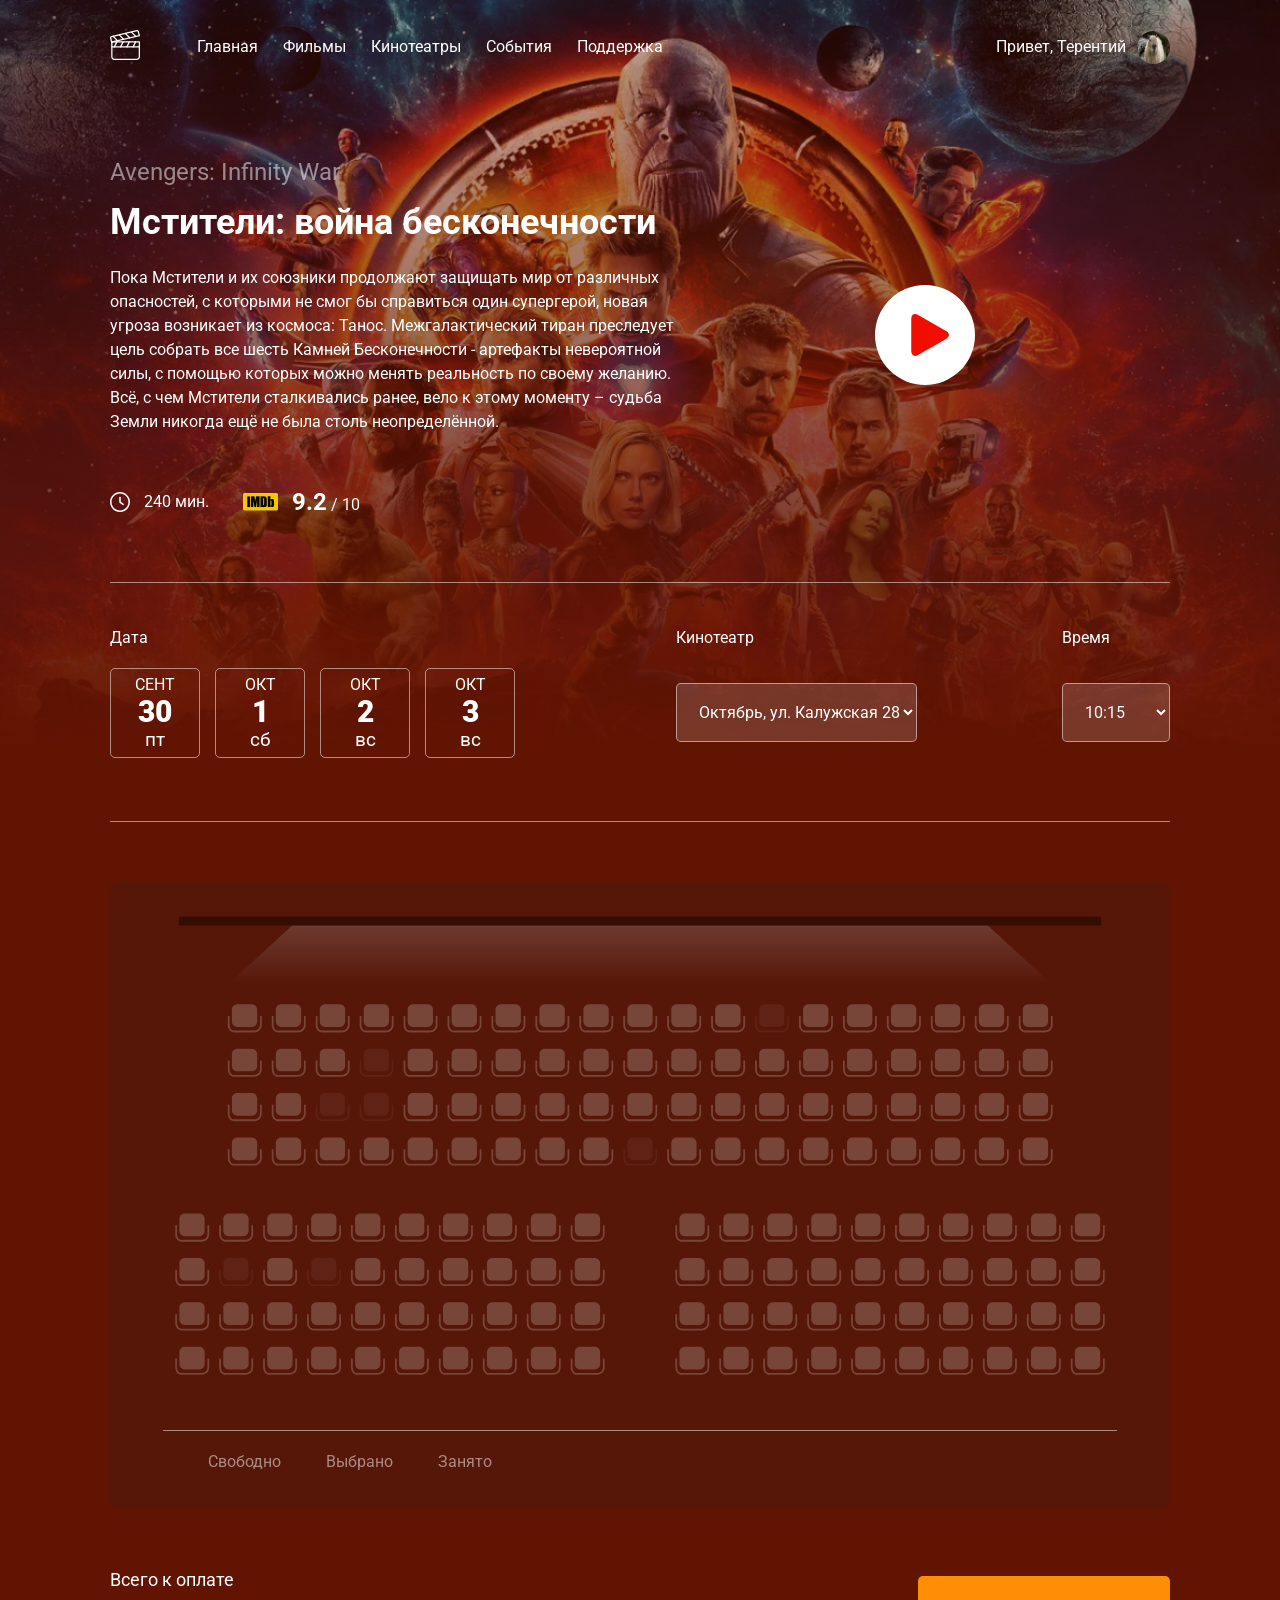
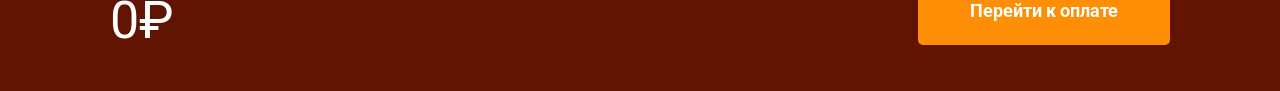
<file: index.html>
<!DOCTYPE html>
<html lang="en">

<head>
    <meta charset="UTF-8" />
    <meta http-equiv="X-UA-Compatible" content="IE=edge" />
    <meta name="viewport" content="width=device-width, initial-scale=1.0" />
    <title>Online Cinema - кинотеатр</title>
    <link rel="shortcut icon" href="img/logo.svg" />
    <link rel="preconnect" href="https://fonts.googleapis.com" />
    <link rel="preconnect" href="https://fonts.gstatic.com" crossorigin />
    <link href="https://fonts.googleapis.com/css2?family=Roboto:wght@400;700&display=swap" rel="stylesheet" />
    <link rel="stylesheet" href="https://cdn.jsdelivr.net/npm/@fancyapps/ui@4.0/dist/fancybox.css" />
    <link rel="stylesheet" href="css/styles.css" />
    <link rel="stylesheet" href="css/normalize.css" />
</head>

<body>
    <header class="header">
        <div class="navbar container">
            <a href="/">
                <img src="img/logo.svg" alt="Logo" />
            </a>
            <nav class="nav">
                <button class="m-menu">
                    <svg width="15" height="10" viewBox="0 0 15 10" fill="none" xmlns="http://www.w3.org/2000/svg">
                        <path d="M0 5H15" stroke="white" />
                        <path d="M0 1H15" stroke="white" />
                        <path d="M0 9H15" stroke="white" />
                    </svg>
                </button>
                <ul class="menu">
                    <li class="menu-item">
                        <a href="#" class="menu-link">Главная</a>
                    </li>
                    <li class="menu-item">
                        <a href="#" class="menu-link">Фильмы</a>
                    </li>
                    <li class="menu-item">
                        <a href="#" class="menu-link">Кинотеатры</a>
                    </li>
                    <li class="menu-item">
                        <a href="#" class="menu-link">События</a>
                    </li>
                    <li class="menu-item">
                        <a href="#" class="menu-link">Поддержка</a>
                    </li>
                </ul>
            </nav>
            <div class="user">
                <span class="user-hello">Привет, Терентий</span>
                <img class="avatar" src="img/avatar.jpeg" alt="Avatar" />
            </div>
        </div>
        <!--/.navbar-->
        <div class="film container">
            <div class="film-info">
                <small class="film-title-small">Avengers: Infinity War</small>
                <h1 class="film-title">Мстители: война бесконечности</h1>
                <p class="film-description">
                    Пока Мстители и их союзники продолжают защищать мир от различных опасностей, с которыми не смог бы
                    справиться один супергерой, новая угроза возникает из
                    космоса: Танос. Межгалактический тиран преследует цель собрать все шесть Камней Бесконечности -
                    артефакты невероятной силы, с помощью которых можно менять
                    реальность по своему желанию. Всё, с чем Мстители сталкивались ранее, вело к этому моменту – судьба
                    Земли никогда ещё не была столь неопределённой.
                </p>
                <div class="film-details">
                    <div class="time">
                        <img src="img/clock.svg" alt="clock" class="time-icon" />
                        <span class="time-counter">240 мин.</span>
                    </div>
                    <div class="rating">
                        <img src="img/imdb.png" alt="imdb logo" class="rating-icon" />
                        <span class="rating-counter"> <strong class="rating-current">9.2</strong> / 10 </span>
                    </div>
                </div>
                <!-- /.film-details -->
            </div>
            <div class="film-details"></div>
            <!-- /.film-info -->
            <a data-fancybox="video-gallery" href="https://www.youtube.com/watch?v=FeJKZMFJ7NA" class="film-trailer">
                <svg width="100" height="100" viewBox="0 0 100 100" fill="none" xmlns="http://www.w3.org/2000/svg">
                    <circle cx="50" cy="50" r="50" fill="white" />
                    <g clip-path="url(#clip0_1_158)">
                        <path
                            d="M43.0758 30.0033C39.3071 27.8416 36.2518 29.6125 36.2518 33.9556V66.0059C36.2518 70.3533 39.3071 72.1219 43.0758 69.9623L71.0893 53.8967C74.8592 51.7342 74.8592 48.2306 71.0893 46.0686L43.0758 30.0033Z"
                            fill="#F20D01" />
                    </g>
                    <defs>
                        <clipPath id="clip0_1_158">
                            <rect width="41.8013" height="41.8013" fill="white"
                                transform="translate(34.1837 29.0816)" />
                        </clipPath>
                    </defs>
                </svg>
            </a>
        </div>
        <!-- /.film -->
        <div class="session container">
            <div class="session-date">
                <span class="session-label">Дата</span>
                <div class="session-date-block">
                    <div class="session-date-item">
                        <span class="session-month">СЕНТ</span>
                        <span class="session-day">30</span>
                        <span class="session-week">пт</span>
                    </div>
                    <div class="session-date-item">
                        <span class="session-month">ОКТ</span>
                        <span class="session-day">1</span>
                        <span class="session-week">сб</span>
                    </div>
                    <div class="session-date-item">
                        <span class="session-month">ОКТ</span>
                        <span class="session-day">2</span>
                        <span class="session-week">вс</span>
                    </div>
                    <div class="session-date-item">
                        <span class="session-month">ОКТ</span>
                        <span class="session-day">3</span>
                        <span class="session-week">вс</span>
                    </div>
                </div>
            </div>
            <!-- /.date -->
            <div class="session-cinema">
                <span class="session-label">Кинотеатр</span>
                <select class="select select-cinema" name="cinema">
                    <option class="option" value="Октябрь, ул. Калужская 28">Октябрь, ул. Калужская 28</option>
                    <option class="option" value="IMAX, ул. Большая 55">IMAX, ул. Большая 55</option>
                    <option class="option" value="OKKO, ул. Куйбышева 88">OKKO, ул. Куйбышева 88</option>
                    <option class="option" value="Kristall, ул. Радужная 147">Kristall, ул. Радужная 147</option>
                </select>
            </div>
            <!-- /.cimema -->
            <div class="session-time">
                <span class="session-label">Время</span>
                <select class="select select-time" name="time">
                    <option class="option" value="10:15">10:15</option>
                    <option class="option" value="12:30">12:30</option>
                    <option class="option" value="17:00">17:00</option>
                    <option class="option" value="14:30">14:30</option>
                </select>
            </div>
            <!-- /.session-time -->
        </div>
    </header>
    <div class="scheme container">
        <svg class="scheme-svg" viewBox="0 0 1170 600" fill="none" xmlns="http://www.w3.org/2000/svg">
            <path class="light" d="M128 115L201.04 48H968.96L1042 115H128Z" fill="url(#paint0_linear_13_374)" />
            <line x1="76" y1="43" x2="1094" y2="43" stroke="black" stroke-opacity="0.39" stroke-width="10" />
            <path
                d="M130 158.5C130 158.526 130.001 158.551 130.003 158.577C130.096 159.791 130.537 161.596 131.588 163.128C132.666 164.699 134.409 166 137 166H159.5C159.524 166 159.548 165.999 159.571 165.997C160.899 165.903 162.851 165.373 164.496 164.072C166.181 162.738 167.5 160.622 167.5 157.5V148H165.5V157.5C165.5 159.978 164.486 161.529 163.254 162.503C161.996 163.499 160.469 163.921 159.463 164H137C135.191 164 134.018 163.134 133.237 161.997C132.44 160.835 132.08 159.413 132 158.46V148H130V158.5ZM156.5 135H140.5C137.186 135 134.5 137.686 134.5 141V154C134.5 157.314 137.186 160 140.5 160H156.5C159.814 160 162.5 157.314 162.5 154V141C162.5 137.686 159.814 135 156.5 135Z" />
            <path
                d="M178.5 158.5C178.5 158.526 178.501 158.551 178.503 158.577C178.596 159.791 179.037 161.596 180.088 163.128C181.166 164.699 182.909 166 185.5 166H208C208.024 166 208.048 165.999 208.071 165.997C209.399 165.903 211.351 165.373 212.996 164.072C214.681 162.738 216 160.622 216 157.5V148H214V157.5C214 159.978 212.986 161.529 211.754 162.503C210.496 163.499 208.969 163.921 207.963 164H185.5C183.691 164 182.518 163.134 181.737 161.997C180.94 160.835 180.58 159.413 180.5 158.46V148H178.5V158.5ZM205 135H189C185.686 135 183 137.686 183 141V154C183 157.314 185.686 160 189 160H205C208.314 160 211 157.314 211 154V141C211 137.686 208.314 135 205 135Z" />
            <path
                d="M227 158.5C227 158.526 227.001 158.551 227.003 158.577C227.096 159.791 227.537 161.596 228.588 163.128C229.666 164.699 231.409 166 234 166H256.5C256.524 166 256.548 165.999 256.571 165.997C257.899 165.903 259.851 165.373 261.496 164.072C263.181 162.738 264.5 160.622 264.5 157.5V148H262.5V157.5C262.5 159.978 261.486 161.529 260.254 162.503C258.996 163.499 257.469 163.921 256.463 164H234C232.191 164 231.018 163.134 230.237 161.997C229.44 160.835 229.08 159.413 229 158.46V148H227V158.5ZM253.5 135H237.5C234.186 135 231.5 137.686 231.5 141V154C231.5 157.314 234.186 160 237.5 160H253.5C256.814 160 259.5 157.314 259.5 154V141C259.5 137.686 256.814 135 253.5 135Z" />
            <path
                d="M275.5 158.5C275.5 158.526 275.501 158.551 275.503 158.577C275.596 159.791 276.037 161.596 277.088 163.128C278.166 164.699 279.909 166 282.5 166H305C305.024 166 305.048 165.999 305.071 165.997C306.399 165.903 308.351 165.373 309.996 164.072C311.681 162.738 313 160.622 313 157.5V148H311V157.5C311 159.978 309.986 161.529 308.754 162.503C307.496 163.499 305.969 163.921 304.963 164H282.5C280.691 164 279.518 163.134 278.737 161.997C277.94 160.835 277.58 159.413 277.5 158.46V148H275.5V158.5ZM302 135H286C282.686 135 280 137.686 280 141V154C280 157.314 282.686 160 286 160H302C305.314 160 308 157.314 308 154V141C308 137.686 305.314 135 302 135Z" />
            <path
                d="M324 158.5C324 158.526 324.001 158.551 324.003 158.577C324.096 159.791 324.537 161.596 325.588 163.128C326.666 164.699 328.409 166 331 166H353.5C353.524 166 353.548 165.999 353.571 165.997C354.899 165.903 356.851 165.373 358.496 164.072C360.181 162.738 361.5 160.622 361.5 157.5V148H359.5V157.5C359.5 159.978 358.486 161.529 357.254 162.503C355.996 163.499 354.469 163.921 353.463 164H331C329.191 164 328.018 163.134 327.237 161.997C326.44 160.835 326.08 159.413 326 158.46V148H324V158.5ZM350.5 135H334.5C331.186 135 328.5 137.686 328.5 141V154C328.5 157.314 331.186 160 334.5 160H350.5C353.814 160 356.5 157.314 356.5 154V141C356.5 137.686 353.814 135 350.5 135Z" />
            <path
                d="M372.5 158.5C372.5 158.526 372.501 158.551 372.503 158.577C372.596 159.791 373.037 161.596 374.088 163.128C375.166 164.699 376.909 166 379.5 166H402C402.024 166 402.048 165.999 402.071 165.997C403.399 165.903 405.351 165.373 406.996 164.072C408.681 162.738 410 160.622 410 157.5V148H408V157.5C408 159.978 406.986 161.529 405.754 162.503C404.496 163.499 402.969 163.921 401.963 164H379.5C377.691 164 376.518 163.134 375.737 161.997C374.94 160.835 374.58 159.413 374.5 158.46V148H372.5V158.5ZM399 135H383C379.686 135 377 137.686 377 141V154C377 157.314 379.686 160 383 160H399C402.314 160 405 157.314 405 154V141C405 137.686 402.314 135 399 135Z" />
            <path
                d="M421 158.5C421 158.526 421.001 158.551 421.003 158.577C421.096 159.791 421.537 161.596 422.588 163.128C423.666 164.699 425.409 166 428 166H450.5C450.524 166 450.548 165.999 450.571 165.997C451.899 165.903 453.851 165.373 455.496 164.072C457.181 162.738 458.5 160.622 458.5 157.5V148H456.5V157.5C456.5 159.978 455.486 161.529 454.254 162.503C452.996 163.499 451.469 163.921 450.463 164H428C426.191 164 425.018 163.134 424.237 161.997C423.44 160.835 423.08 159.413 423 158.46V148H421V158.5ZM447.5 135H431.5C428.186 135 425.5 137.686 425.5 141V154C425.5 157.314 428.186 160 431.5 160H447.5C450.814 160 453.5 157.314 453.5 154V141C453.5 137.686 450.814 135 447.5 135Z" />
            <path
                d="M469.5 158.5C469.5 158.526 469.501 158.551 469.503 158.577C469.596 159.791 470.037 161.596 471.088 163.128C472.166 164.699 473.909 166 476.5 166H499C499.024 166 499.048 165.999 499.071 165.997C500.399 165.903 502.351 165.373 503.996 164.072C505.681 162.738 507 160.622 507 157.5V148H505V157.5C505 159.978 503.986 161.529 502.754 162.503C501.496 163.499 499.969 163.921 498.963 164H476.5C474.691 164 473.518 163.134 472.737 161.997C471.94 160.835 471.58 159.413 471.5 158.46V148H469.5V158.5ZM496 135H480C476.686 135 474 137.686 474 141V154C474 157.314 476.686 160 480 160H496C499.314 160 502 157.314 502 154V141C502 137.686 499.314 135 496 135Z" />
            <path
                d="M518 158.5C518 158.526 518.001 158.551 518.003 158.577C518.096 159.791 518.537 161.596 519.588 163.128C520.666 164.699 522.409 166 525 166H547.5C547.524 166 547.548 165.999 547.571 165.997C548.899 165.903 550.851 165.373 552.496 164.072C554.181 162.738 555.5 160.622 555.5 157.5V148H553.5V157.5C553.5 159.978 552.486 161.529 551.254 162.503C549.996 163.499 548.469 163.921 547.463 164H525C523.191 164 522.018 163.134 521.237 161.997C520.44 160.835 520.08 159.413 520 158.46V148H518V158.5ZM544.5 135H528.5C525.186 135 522.5 137.686 522.5 141V154C522.5 157.314 525.186 160 528.5 160H544.5C547.814 160 550.5 157.314 550.5 154V141C550.5 137.686 547.814 135 544.5 135Z" />
            <path
                d="M566.5 158.5C566.5 158.526 566.501 158.551 566.503 158.577C566.596 159.791 567.037 161.596 568.088 163.128C569.166 164.699 570.909 166 573.5 166H596C596.024 166 596.048 165.999 596.071 165.997C597.399 165.903 599.351 165.373 600.996 164.072C602.681 162.738 604 160.622 604 157.5V148H602V157.5C602 159.978 600.986 161.529 599.754 162.503C598.496 163.499 596.969 163.921 595.963 164H573.5C571.691 164 570.518 163.134 569.737 161.997C568.94 160.835 568.58 159.413 568.5 158.46V148H566.5V158.5ZM593 135H577C573.686 135 571 137.686 571 141V154C571 157.314 573.686 160 577 160H593C596.314 160 599 157.314 599 154V141C599 137.686 596.314 135 593 135Z" />
            <path
                d="M615 158.5C615 158.526 615.001 158.551 615.003 158.577C615.096 159.791 615.537 161.596 616.588 163.128C617.666 164.699 619.409 166 622 166H644.5C644.524 166 644.548 165.999 644.571 165.997C645.899 165.903 647.851 165.373 649.496 164.072C651.181 162.738 652.5 160.622 652.5 157.5V148H650.5V157.5C650.5 159.978 649.486 161.529 648.254 162.503C646.996 163.499 645.469 163.921 644.463 164H622C620.191 164 619.018 163.134 618.237 161.997C617.44 160.835 617.08 159.413 617 158.46V148H615V158.5ZM641.5 135H625.5C622.186 135 619.5 137.686 619.5 141V154C619.5 157.314 622.186 160 625.5 160H641.5C644.814 160 647.5 157.314 647.5 154V141C647.5 137.686 644.814 135 641.5 135Z" />
            <path
                d="M663.5 158.5C663.5 158.526 663.501 158.551 663.503 158.577C663.596 159.791 664.037 161.596 665.088 163.128C666.166 164.699 667.909 166 670.5 166H693C693.024 166 693.048 165.999 693.071 165.997C694.399 165.903 696.351 165.373 697.996 164.072C699.681 162.738 701 160.622 701 157.5V148H699V157.5C699 159.978 697.986 161.529 696.754 162.503C695.496 163.499 693.969 163.921 692.963 164H670.5C668.691 164 667.518 163.134 666.737 161.997C665.94 160.835 665.58 159.413 665.5 158.46V148H663.5V158.5ZM690 135H674C670.686 135 668 137.686 668 141V154C668 157.314 670.686 160 674 160H690C693.314 160 696 157.314 696 154V141C696 137.686 693.314 135 690 135Z" />
            <path class="booked"
                d="M712 158.5C712 158.526 712.001 158.551 712.003 158.577C712.096 159.791 712.537 161.596 713.588 163.128C714.666 164.699 716.409 166 719 166H741.5C741.524 166 741.548 165.999 741.571 165.997C742.899 165.903 744.851 165.373 746.496 164.072C748.181 162.738 749.5 160.622 749.5 157.5V148H747.5V157.5C747.5 159.978 746.486 161.529 745.254 162.503C743.996 163.499 742.469 163.921 741.463 164H719C717.191 164 716.018 163.134 715.237 161.997C714.44 160.835 714.08 159.413 714 158.46V148H712V158.5ZM738.5 135H722.5C719.186 135 716.5 137.686 716.5 141V154C716.5 157.314 719.186 160 722.5 160H738.5C741.814 160 744.5 157.314 744.5 154V141C744.5 137.686 741.814 135 738.5 135Z" />
            <path
                d="M760.5 158.5C760.5 158.526 760.501 158.551 760.503 158.577C760.596 159.791 761.037 161.596 762.088 163.128C763.166 164.699 764.909 166 767.5 166H790C790.024 166 790.048 165.999 790.071 165.997C791.399 165.903 793.351 165.373 794.996 164.072C796.681 162.738 798 160.622 798 157.5V148H796V157.5C796 159.978 794.986 161.529 793.754 162.503C792.496 163.499 790.969 163.921 789.963 164H767.5C765.691 164 764.518 163.134 763.737 161.997C762.94 160.835 762.58 159.413 762.5 158.46V148H760.5V158.5ZM787 135H771C767.686 135 765 137.686 765 141V154C765 157.314 767.686 160 771 160H787C790.314 160 793 157.314 793 154V141C793 137.686 790.314 135 787 135Z" />
            <path
                d="M809 158.5C809 158.526 809.001 158.551 809.003 158.577C809.096 159.791 809.537 161.596 810.588 163.128C811.666 164.699 813.409 166 816 166H838.5C838.524 166 838.548 165.999 838.571 165.997C839.899 165.903 841.851 165.373 843.496 164.072C845.181 162.738 846.5 160.622 846.5 157.5V148H844.5V157.5C844.5 159.978 843.486 161.529 842.254 162.503C840.996 163.499 839.469 163.921 838.463 164H816C814.191 164 813.018 163.134 812.237 161.997C811.44 160.835 811.08 159.413 811 158.46V148H809V158.5ZM835.5 135H819.5C816.186 135 813.5 137.686 813.5 141V154C813.5 157.314 816.186 160 819.5 160H835.5C838.814 160 841.5 157.314 841.5 154V141C841.5 137.686 838.814 135 835.5 135Z" />
            <path
                d="M857.5 158.5C857.5 158.526 857.501 158.551 857.503 158.577C857.596 159.791 858.037 161.596 859.088 163.128C860.166 164.699 861.909 166 864.5 166H887C887.024 166 887.048 165.999 887.071 165.997C888.399 165.903 890.351 165.373 891.996 164.072C893.681 162.738 895 160.622 895 157.5V148H893V157.5C893 159.978 891.986 161.529 890.754 162.503C889.496 163.499 887.969 163.921 886.963 164H864.5C862.691 164 861.518 163.134 860.737 161.997C859.94 160.835 859.58 159.413 859.5 158.46V148H857.5V158.5ZM884 135H868C864.686 135 862 137.686 862 141V154C862 157.314 864.686 160 868 160H884C887.314 160 890 157.314 890 154V141C890 137.686 887.314 135 884 135Z" />
            <path
                d="M906 158.5C906 158.526 906.001 158.551 906.003 158.577C906.096 159.791 906.537 161.596 907.588 163.128C908.666 164.699 910.409 166 913 166H935.5C935.524 166 935.548 165.999 935.571 165.997C936.899 165.903 938.851 165.373 940.496 164.072C942.181 162.738 943.5 160.622 943.5 157.5V148H941.5V157.5C941.5 159.978 940.486 161.529 939.254 162.503C937.996 163.499 936.469 163.921 935.463 164H913C911.191 164 910.018 163.134 909.237 161.997C908.44 160.835 908.08 159.413 908 158.46V148H906V158.5ZM932.5 135H916.5C913.186 135 910.5 137.686 910.5 141V154C910.5 157.314 913.186 160 916.5 160H932.5C935.814 160 938.5 157.314 938.5 154V141C938.5 137.686 935.814 135 932.5 135Z" />
            <path
                d="M954.5 158.5C954.5 158.526 954.501 158.551 954.503 158.577C954.596 159.791 955.037 161.596 956.088 163.128C957.166 164.699 958.909 166 961.5 166H984C984.024 166 984.048 165.999 984.071 165.997C985.399 165.903 987.351 165.373 988.996 164.072C990.681 162.738 992 160.622 992 157.5V148H990V157.5C990 159.978 988.986 161.529 987.754 162.503C986.496 163.499 984.969 163.921 983.963 164H961.5C959.691 164 958.518 163.134 957.737 161.997C956.94 160.835 956.58 159.413 956.5 158.46V148H954.5V158.5ZM981 135H965C961.686 135 959 137.686 959 141V154C959 157.314 961.686 160 965 160H981C984.314 160 987 157.314 987 154V141C987 137.686 984.314 135 981 135Z" />
            <path
                d="M1003 158.5C1003 158.526 1003 158.551 1003 158.577C1003.1 159.791 1003.54 161.596 1004.59 163.128C1005.67 164.699 1007.41 166 1010 166H1032.5C1032.52 166 1032.55 165.999 1032.57 165.997C1033.9 165.903 1035.85 165.373 1037.5 164.072C1039.18 162.738 1040.5 160.622 1040.5 157.5V148H1038.5V157.5C1038.5 159.978 1037.49 161.529 1036.25 162.503C1035 163.499 1033.47 163.921 1032.46 164H1010C1008.19 164 1007.02 163.134 1006.24 161.997C1005.44 160.835 1005.08 159.413 1005 158.46V148H1003V158.5ZM1029.5 135H1013.5C1010.19 135 1007.5 137.686 1007.5 141V154C1007.5 157.314 1010.19 160 1013.5 160H1029.5C1032.81 160 1035.5 157.314 1035.5 154V141C1035.5 137.686 1032.81 135 1029.5 135Z" />
            <path
                d="M130 207.5C130 207.526 130.001 207.551 130.003 207.577C130.096 208.791 130.537 210.596 131.588 212.128C132.666 213.699 134.409 215 137 215H159.5C159.524 215 159.548 214.999 159.571 214.997C160.899 214.903 162.851 214.373 164.496 213.072C166.181 211.738 167.5 209.622 167.5 206.5V197H165.5V206.5C165.5 208.978 164.486 210.529 163.254 211.503C161.996 212.499 160.469 212.921 159.463 213H137C135.191 213 134.018 212.134 133.237 210.997C132.44 209.835 132.08 208.413 132 207.46V197H130V207.5ZM156.5 184H140.5C137.186 184 134.5 186.686 134.5 190V203C134.5 206.314 137.186 209 140.5 209H156.5C159.814 209 162.5 206.314 162.5 203V190C162.5 186.686 159.814 184 156.5 184Z" />
            <path
                d="M178.5 207.5C178.5 207.526 178.501 207.551 178.503 207.577C178.596 208.791 179.037 210.596 180.088 212.128C181.166 213.699 182.909 215 185.5 215H208C208.024 215 208.048 214.999 208.071 214.997C209.399 214.903 211.351 214.373 212.996 213.072C214.681 211.738 216 209.622 216 206.5V197H214V206.5C214 208.978 212.986 210.529 211.754 211.503C210.496 212.499 208.969 212.921 207.963 213H185.5C183.691 213 182.518 212.134 181.737 210.997C180.94 209.835 180.58 208.413 180.5 207.46V197H178.5V207.5ZM205 184H189C185.686 184 183 186.686 183 190V203C183 206.314 185.686 209 189 209H205C208.314 209 211 206.314 211 203V190C211 186.686 208.314 184 205 184Z" />
            <path
                d="M227 207.5C227 207.526 227.001 207.551 227.003 207.577C227.096 208.791 227.537 210.596 228.588 212.128C229.666 213.699 231.409 215 234 215H256.5C256.524 215 256.548 214.999 256.571 214.997C257.899 214.903 259.851 214.373 261.496 213.072C263.181 211.738 264.5 209.622 264.5 206.5V197H262.5V206.5C262.5 208.978 261.486 210.529 260.254 211.503C258.996 212.499 257.469 212.921 256.463 213H234C232.191 213 231.018 212.134 230.237 210.997C229.44 209.835 229.08 208.413 229 207.46V197H227V207.5ZM253.5 184H237.5C234.186 184 231.5 186.686 231.5 190V203C231.5 206.314 234.186 209 237.5 209H253.5C256.814 209 259.5 206.314 259.5 203V190C259.5 186.686 256.814 184 253.5 184Z" />
            <path class="booked"
                d="M275.5 207.5C275.5 207.526 275.501 207.551 275.503 207.577C275.596 208.791 276.037 210.596 277.088 212.128C278.166 213.699 279.909 215 282.5 215H305C305.024 215 305.048 214.999 305.071 214.997C306.399 214.903 308.351 214.373 309.996 213.072C311.681 211.738 313 209.622 313 206.5V197H311V206.5C311 208.978 309.986 210.529 308.754 211.503C307.496 212.499 305.969 212.921 304.963 213H282.5C280.691 213 279.518 212.134 278.737 210.997C277.94 209.835 277.58 208.413 277.5 207.46V197H275.5V207.5ZM302 184H286C282.686 184 280 186.686 280 190V203C280 206.314 282.686 209 286 209H302C305.314 209 308 206.314 308 203V190C308 186.686 305.314 184 302 184Z" />
            <path
                d="M324 207.5C324 207.526 324.001 207.551 324.003 207.577C324.096 208.791 324.537 210.596 325.588 212.128C326.666 213.699 328.409 215 331 215H353.5C353.524 215 353.548 214.999 353.571 214.997C354.899 214.903 356.851 214.373 358.496 213.072C360.181 211.738 361.5 209.622 361.5 206.5V197H359.5V206.5C359.5 208.978 358.486 210.529 357.254 211.503C355.996 212.499 354.469 212.921 353.463 213H331C329.191 213 328.018 212.134 327.237 210.997C326.44 209.835 326.08 208.413 326 207.46V197H324V207.5ZM350.5 184H334.5C331.186 184 328.5 186.686 328.5 190V203C328.5 206.314 331.186 209 334.5 209H350.5C353.814 209 356.5 206.314 356.5 203V190C356.5 186.686 353.814 184 350.5 184Z" />
            <path
                d="M372.5 207.5C372.5 207.526 372.501 207.551 372.503 207.577C372.596 208.791 373.037 210.596 374.088 212.128C375.166 213.699 376.909 215 379.5 215H402C402.024 215 402.048 214.999 402.071 214.997C403.399 214.903 405.351 214.373 406.996 213.072C408.681 211.738 410 209.622 410 206.5V197H408V206.5C408 208.978 406.986 210.529 405.754 211.503C404.496 212.499 402.969 212.921 401.963 213H379.5C377.691 213 376.518 212.134 375.737 210.997C374.94 209.835 374.58 208.413 374.5 207.46V197H372.5V207.5ZM399 184H383C379.686 184 377 186.686 377 190V203C377 206.314 379.686 209 383 209H399C402.314 209 405 206.314 405 203V190C405 186.686 402.314 184 399 184Z" />
            <path
                d="M421 207.5C421 207.526 421.001 207.551 421.003 207.577C421.096 208.791 421.537 210.596 422.588 212.128C423.666 213.699 425.409 215 428 215H450.5C450.524 215 450.548 214.999 450.571 214.997C451.899 214.903 453.851 214.373 455.496 213.072C457.181 211.738 458.5 209.622 458.5 206.5V197H456.5V206.5C456.5 208.978 455.486 210.529 454.254 211.503C452.996 212.499 451.469 212.921 450.463 213H428C426.191 213 425.018 212.134 424.237 210.997C423.44 209.835 423.08 208.413 423 207.46V197H421V207.5ZM447.5 184H431.5C428.186 184 425.5 186.686 425.5 190V203C425.5 206.314 428.186 209 431.5 209H447.5C450.814 209 453.5 206.314 453.5 203V190C453.5 186.686 450.814 184 447.5 184Z" />
            <path
                d="M469.5 207.5C469.5 207.526 469.501 207.551 469.503 207.577C469.596 208.791 470.037 210.596 471.088 212.128C472.166 213.699 473.909 215 476.5 215H499C499.024 215 499.048 214.999 499.071 214.997C500.399 214.903 502.351 214.373 503.996 213.072C505.681 211.738 507 209.622 507 206.5V197H505V206.5C505 208.978 503.986 210.529 502.754 211.503C501.496 212.499 499.969 212.921 498.963 213H476.5C474.691 213 473.518 212.134 472.737 210.997C471.94 209.835 471.58 208.413 471.5 207.46V197H469.5V207.5ZM496 184H480C476.686 184 474 186.686 474 190V203C474 206.314 476.686 209 480 209H496C499.314 209 502 206.314 502 203V190C502 186.686 499.314 184 496 184Z" />
            <path
                d="M518 207.5C518 207.526 518.001 207.551 518.003 207.577C518.096 208.791 518.537 210.596 519.588 212.128C520.666 213.699 522.409 215 525 215H547.5C547.524 215 547.548 214.999 547.571 214.997C548.899 214.903 550.851 214.373 552.496 213.072C554.181 211.738 555.5 209.622 555.5 206.5V197H553.5V206.5C553.5 208.978 552.486 210.529 551.254 211.503C549.996 212.499 548.469 212.921 547.463 213H525C523.191 213 522.018 212.134 521.237 210.997C520.44 209.835 520.08 208.413 520 207.46V197H518V207.5ZM544.5 184H528.5C525.186 184 522.5 186.686 522.5 190V203C522.5 206.314 525.186 209 528.5 209H544.5C547.814 209 550.5 206.314 550.5 203V190C550.5 186.686 547.814 184 544.5 184Z" />
            <path
                d="M566.5 207.5C566.5 207.526 566.501 207.551 566.503 207.577C566.596 208.791 567.037 210.596 568.088 212.128C569.166 213.699 570.909 215 573.5 215H596C596.024 215 596.048 214.999 596.071 214.997C597.399 214.903 599.351 214.373 600.996 213.072C602.681 211.738 604 209.622 604 206.5V197H602V206.5C602 208.978 600.986 210.529 599.754 211.503C598.496 212.499 596.969 212.921 595.963 213H573.5C571.691 213 570.518 212.134 569.737 210.997C568.94 209.835 568.58 208.413 568.5 207.46V197H566.5V207.5ZM593 184H577C573.686 184 571 186.686 571 190V203C571 206.314 573.686 209 577 209H593C596.314 209 599 206.314 599 203V190C599 186.686 596.314 184 593 184Z" />
            <path
                d="M615 207.5C615 207.526 615.001 207.551 615.003 207.577C615.096 208.791 615.537 210.596 616.588 212.128C617.666 213.699 619.409 215 622 215H644.5C644.524 215 644.548 214.999 644.571 214.997C645.899 214.903 647.851 214.373 649.496 213.072C651.181 211.738 652.5 209.622 652.5 206.5V197H650.5V206.5C650.5 208.978 649.486 210.529 648.254 211.503C646.996 212.499 645.469 212.921 644.463 213H622C620.191 213 619.018 212.134 618.237 210.997C617.44 209.835 617.08 208.413 617 207.46V197H615V207.5ZM641.5 184H625.5C622.186 184 619.5 186.686 619.5 190V203C619.5 206.314 622.186 209 625.5 209H641.5C644.814 209 647.5 206.314 647.5 203V190C647.5 186.686 644.814 184 641.5 184Z" />
            <path
                d="M663.5 207.5C663.5 207.526 663.501 207.551 663.503 207.577C663.596 208.791 664.037 210.596 665.088 212.128C666.166 213.699 667.909 215 670.5 215H693C693.024 215 693.048 214.999 693.071 214.997C694.399 214.903 696.351 214.373 697.996 213.072C699.681 211.738 701 209.622 701 206.5V197H699V206.5C699 208.978 697.986 210.529 696.754 211.503C695.496 212.499 693.969 212.921 692.963 213H670.5C668.691 213 667.518 212.134 666.737 210.997C665.94 209.835 665.58 208.413 665.5 207.46V197H663.5V207.5ZM690 184H674C670.686 184 668 186.686 668 190V203C668 206.314 670.686 209 674 209H690C693.314 209 696 206.314 696 203V190C696 186.686 693.314 184 690 184Z" />
            <path
                d="M712 207.5C712 207.526 712.001 207.551 712.003 207.577C712.096 208.791 712.537 210.596 713.588 212.128C714.666 213.699 716.409 215 719 215H741.5C741.524 215 741.548 214.999 741.571 214.997C742.899 214.903 744.851 214.373 746.496 213.072C748.181 211.738 749.5 209.622 749.5 206.5V197H747.5V206.5C747.5 208.978 746.486 210.529 745.254 211.503C743.996 212.499 742.469 212.921 741.463 213H719C717.191 213 716.018 212.134 715.237 210.997C714.44 209.835 714.08 208.413 714 207.46V197H712V207.5ZM738.5 184H722.5C719.186 184 716.5 186.686 716.5 190V203C716.5 206.314 719.186 209 722.5 209H738.5C741.814 209 744.5 206.314 744.5 203V190C744.5 186.686 741.814 184 738.5 184Z" />
            <path
                d="M760.5 207.5C760.5 207.526 760.501 207.551 760.503 207.577C760.596 208.791 761.037 210.596 762.088 212.128C763.166 213.699 764.909 215 767.5 215H790C790.024 215 790.048 214.999 790.071 214.997C791.399 214.903 793.351 214.373 794.996 213.072C796.681 211.738 798 209.622 798 206.5V197H796V206.5C796 208.978 794.986 210.529 793.754 211.503C792.496 212.499 790.969 212.921 789.963 213H767.5C765.691 213 764.518 212.134 763.737 210.997C762.94 209.835 762.58 208.413 762.5 207.46V197H760.5V207.5ZM787 184H771C767.686 184 765 186.686 765 190V203C765 206.314 767.686 209 771 209H787C790.314 209 793 206.314 793 203V190C793 186.686 790.314 184 787 184Z" />
            <path
                d="M809 207.5C809 207.526 809.001 207.551 809.003 207.577C809.096 208.791 809.537 210.596 810.588 212.128C811.666 213.699 813.409 215 816 215H838.5C838.524 215 838.548 214.999 838.571 214.997C839.899 214.903 841.851 214.373 843.496 213.072C845.181 211.738 846.5 209.622 846.5 206.5V197H844.5V206.5C844.5 208.978 843.486 210.529 842.254 211.503C840.996 212.499 839.469 212.921 838.463 213H816C814.191 213 813.018 212.134 812.237 210.997C811.44 209.835 811.08 208.413 811 207.46V197H809V207.5ZM835.5 184H819.5C816.186 184 813.5 186.686 813.5 190V203C813.5 206.314 816.186 209 819.5 209H835.5C838.814 209 841.5 206.314 841.5 203V190C841.5 186.686 838.814 184 835.5 184Z" />
            <path
                d="M857.5 207.5C857.5 207.526 857.501 207.551 857.503 207.577C857.596 208.791 858.037 210.596 859.088 212.128C860.166 213.699 861.909 215 864.5 215H887C887.024 215 887.048 214.999 887.071 214.997C888.399 214.903 890.351 214.373 891.996 213.072C893.681 211.738 895 209.622 895 206.5V197H893V206.5C893 208.978 891.986 210.529 890.754 211.503C889.496 212.499 887.969 212.921 886.963 213H864.5C862.691 213 861.518 212.134 860.737 210.997C859.94 209.835 859.58 208.413 859.5 207.46V197H857.5V207.5ZM884 184H868C864.686 184 862 186.686 862 190V203C862 206.314 864.686 209 868 209H884C887.314 209 890 206.314 890 203V190C890 186.686 887.314 184 884 184Z" />
            <path
                d="M906 207.5C906 207.526 906.001 207.551 906.003 207.577C906.096 208.791 906.537 210.596 907.588 212.128C908.666 213.699 910.409 215 913 215H935.5C935.524 215 935.548 214.999 935.571 214.997C936.899 214.903 938.851 214.373 940.496 213.072C942.181 211.738 943.5 209.622 943.5 206.5V197H941.5V206.5C941.5 208.978 940.486 210.529 939.254 211.503C937.996 212.499 936.469 212.921 935.463 213H913C911.191 213 910.018 212.134 909.237 210.997C908.44 209.835 908.08 208.413 908 207.46V197H906V207.5ZM932.5 184H916.5C913.186 184 910.5 186.686 910.5 190V203C910.5 206.314 913.186 209 916.5 209H932.5C935.814 209 938.5 206.314 938.5 203V190C938.5 186.686 935.814 184 932.5 184Z" />
            <path
                d="M954.5 207.5C954.5 207.526 954.501 207.551 954.503 207.577C954.596 208.791 955.037 210.596 956.088 212.128C957.166 213.699 958.909 215 961.5 215H984C984.024 215 984.048 214.999 984.071 214.997C985.399 214.903 987.351 214.373 988.996 213.072C990.681 211.738 992 209.622 992 206.5V197H990V206.5C990 208.978 988.986 210.529 987.754 211.503C986.496 212.499 984.969 212.921 983.963 213H961.5C959.691 213 958.518 212.134 957.737 210.997C956.94 209.835 956.58 208.413 956.5 207.46V197H954.5V207.5ZM981 184H965C961.686 184 959 186.686 959 190V203C959 206.314 961.686 209 965 209H981C984.314 209 987 206.314 987 203V190C987 186.686 984.314 184 981 184Z" />
            <path
                d="M1003 207.5C1003 207.526 1003 207.551 1003 207.577C1003.1 208.791 1003.54 210.596 1004.59 212.128C1005.67 213.699 1007.41 215 1010 215H1032.5C1032.52 215 1032.55 214.999 1032.57 214.997C1033.9 214.903 1035.85 214.373 1037.5 213.072C1039.18 211.738 1040.5 209.622 1040.5 206.5V197H1038.5V206.5C1038.5 208.978 1037.49 210.529 1036.25 211.503C1035 212.499 1033.47 212.921 1032.46 213H1010C1008.19 213 1007.02 212.134 1006.24 210.997C1005.44 209.835 1005.08 208.413 1005 207.46V197H1003V207.5ZM1029.5 184H1013.5C1010.19 184 1007.5 186.686 1007.5 190V203C1007.5 206.314 1010.19 209 1013.5 209H1029.5C1032.81 209 1035.5 206.314 1035.5 203V190C1035.5 186.686 1032.81 184 1029.5 184Z" />
            <path
                d="M130 256.5C130 256.526 130.001 256.551 130.003 256.577C130.096 257.791 130.537 259.596 131.588 261.128C132.666 262.699 134.409 264 137 264H159.5C159.524 264 159.548 263.999 159.571 263.997C160.899 263.903 162.851 263.373 164.496 262.072C166.181 260.738 167.5 258.622 167.5 255.5V246H165.5V255.5C165.5 257.978 164.486 259.529 163.254 260.503C161.996 261.499 160.469 261.921 159.463 262H137C135.191 262 134.018 261.134 133.237 259.997C132.44 258.835 132.08 257.413 132 256.46V246H130V256.5ZM156.5 233H140.5C137.186 233 134.5 235.686 134.5 239V252C134.5 255.314 137.186 258 140.5 258H156.5C159.814 258 162.5 255.314 162.5 252V239C162.5 235.686 159.814 233 156.5 233Z" />
            <path
                d="M178.5 256.5C178.5 256.526 178.501 256.551 178.503 256.577C178.596 257.791 179.037 259.596 180.088 261.128C181.166 262.699 182.909 264 185.5 264H208C208.024 264 208.048 263.999 208.071 263.997C209.399 263.903 211.351 263.373 212.996 262.072C214.681 260.738 216 258.622 216 255.5V246H214V255.5C214 257.978 212.986 259.529 211.754 260.503C210.496 261.499 208.969 261.921 207.963 262H185.5C183.691 262 182.518 261.134 181.737 259.997C180.94 258.835 180.58 257.413 180.5 256.46V246H178.5V256.5ZM205 233H189C185.686 233 183 235.686 183 239V252C183 255.314 185.686 258 189 258H205C208.314 258 211 255.314 211 252V239C211 235.686 208.314 233 205 233Z" />
            <path class="booked"
                d="M227 256.5C227 256.526 227.001 256.551 227.003 256.577C227.096 257.791 227.537 259.596 228.588 261.128C229.666 262.699 231.409 264 234 264H256.5C256.524 264 256.548 263.999 256.571 263.997C257.899 263.903 259.851 263.373 261.496 262.072C263.181 260.738 264.5 258.622 264.5 255.5V246H262.5V255.5C262.5 257.978 261.486 259.529 260.254 260.503C258.996 261.499 257.469 261.921 256.463 262H234C232.191 262 231.018 261.134 230.237 259.997C229.44 258.835 229.08 257.413 229 256.46V246H227V256.5ZM253.5 233H237.5C234.186 233 231.5 235.686 231.5 239V252C231.5 255.314 234.186 258 237.5 258H253.5C256.814 258 259.5 255.314 259.5 252V239C259.5 235.686 256.814 233 253.5 233Z" />
            <path class="booked"
                d="M275.5 256.5C275.5 256.526 275.501 256.551 275.503 256.577C275.596 257.791 276.037 259.596 277.088 261.128C278.166 262.699 279.909 264 282.5 264H305C305.024 264 305.048 263.999 305.071 263.997C306.399 263.903 308.351 263.373 309.996 262.072C311.681 260.738 313 258.622 313 255.5V246H311V255.5C311 257.978 309.986 259.529 308.754 260.503C307.496 261.499 305.969 261.921 304.963 262H282.5C280.691 262 279.518 261.134 278.737 259.997C277.94 258.835 277.58 257.413 277.5 256.46V246H275.5V256.5ZM302 233H286C282.686 233 280 235.686 280 239V252C280 255.314 282.686 258 286 258H302C305.314 258 308 255.314 308 252V239C308 235.686 305.314 233 302 233Z" />
            <path
                d="M324 256.5C324 256.526 324.001 256.551 324.003 256.577C324.096 257.791 324.537 259.596 325.588 261.128C326.666 262.699 328.409 264 331 264H353.5C353.524 264 353.548 263.999 353.571 263.997C354.899 263.903 356.851 263.373 358.496 262.072C360.181 260.738 361.5 258.622 361.5 255.5V246H359.5V255.5C359.5 257.978 358.486 259.529 357.254 260.503C355.996 261.499 354.469 261.921 353.463 262H331C329.191 262 328.018 261.134 327.237 259.997C326.44 258.835 326.08 257.413 326 256.46V246H324V256.5ZM350.5 233H334.5C331.186 233 328.5 235.686 328.5 239V252C328.5 255.314 331.186 258 334.5 258H350.5C353.814 258 356.5 255.314 356.5 252V239C356.5 235.686 353.814 233 350.5 233Z" />
            <path
                d="M372.5 256.5C372.5 256.526 372.501 256.551 372.503 256.577C372.596 257.791 373.037 259.596 374.088 261.128C375.166 262.699 376.909 264 379.5 264H402C402.024 264 402.048 263.999 402.071 263.997C403.399 263.903 405.351 263.373 406.996 262.072C408.681 260.738 410 258.622 410 255.5V246H408V255.5C408 257.978 406.986 259.529 405.754 260.503C404.496 261.499 402.969 261.921 401.963 262H379.5C377.691 262 376.518 261.134 375.737 259.997C374.94 258.835 374.58 257.413 374.5 256.46V246H372.5V256.5ZM399 233H383C379.686 233 377 235.686 377 239V252C377 255.314 379.686 258 383 258H399C402.314 258 405 255.314 405 252V239C405 235.686 402.314 233 399 233Z" />
            <path
                d="M421 256.5C421 256.526 421.001 256.551 421.003 256.577C421.096 257.791 421.537 259.596 422.588 261.128C423.666 262.699 425.409 264 428 264H450.5C450.524 264 450.548 263.999 450.571 263.997C451.899 263.903 453.851 263.373 455.496 262.072C457.181 260.738 458.5 258.622 458.5 255.5V246H456.5V255.5C456.5 257.978 455.486 259.529 454.254 260.503C452.996 261.499 451.469 261.921 450.463 262H428C426.191 262 425.018 261.134 424.237 259.997C423.44 258.835 423.08 257.413 423 256.46V246H421V256.5ZM447.5 233H431.5C428.186 233 425.5 235.686 425.5 239V252C425.5 255.314 428.186 258 431.5 258H447.5C450.814 258 453.5 255.314 453.5 252V239C453.5 235.686 450.814 233 447.5 233Z" />
            <path
                d="M469.5 256.5C469.5 256.526 469.501 256.551 469.503 256.577C469.596 257.791 470.037 259.596 471.088 261.128C472.166 262.699 473.909 264 476.5 264H499C499.024 264 499.048 263.999 499.071 263.997C500.399 263.903 502.351 263.373 503.996 262.072C505.681 260.738 507 258.622 507 255.5V246H505V255.5C505 257.978 503.986 259.529 502.754 260.503C501.496 261.499 499.969 261.921 498.963 262H476.5C474.691 262 473.518 261.134 472.737 259.997C471.94 258.835 471.58 257.413 471.5 256.46V246H469.5V256.5ZM496 233H480C476.686 233 474 235.686 474 239V252C474 255.314 476.686 258 480 258H496C499.314 258 502 255.314 502 252V239C502 235.686 499.314 233 496 233Z" />
            <path
                d="M518 256.5C518 256.526 518.001 256.551 518.003 256.577C518.096 257.791 518.537 259.596 519.588 261.128C520.666 262.699 522.409 264 525 264H547.5C547.524 264 547.548 263.999 547.571 263.997C548.899 263.903 550.851 263.373 552.496 262.072C554.181 260.738 555.5 258.622 555.5 255.5V246H553.5V255.5C553.5 257.978 552.486 259.529 551.254 260.503C549.996 261.499 548.469 261.921 547.463 262H525C523.191 262 522.018 261.134 521.237 259.997C520.44 258.835 520.08 257.413 520 256.46V246H518V256.5ZM544.5 233H528.5C525.186 233 522.5 235.686 522.5 239V252C522.5 255.314 525.186 258 528.5 258H544.5C547.814 258 550.5 255.314 550.5 252V239C550.5 235.686 547.814 233 544.5 233Z" />
            <path
                d="M566.5 256.5C566.5 256.526 566.501 256.551 566.503 256.577C566.596 257.791 567.037 259.596 568.088 261.128C569.166 262.699 570.909 264 573.5 264H596C596.024 264 596.048 263.999 596.071 263.997C597.399 263.903 599.351 263.373 600.996 262.072C602.681 260.738 604 258.622 604 255.5V246H602V255.5C602 257.978 600.986 259.529 599.754 260.503C598.496 261.499 596.969 261.921 595.963 262H573.5C571.691 262 570.518 261.134 569.737 259.997C568.94 258.835 568.58 257.413 568.5 256.46V246H566.5V256.5ZM593 233H577C573.686 233 571 235.686 571 239V252C571 255.314 573.686 258 577 258H593C596.314 258 599 255.314 599 252V239C599 235.686 596.314 233 593 233Z" />
            <path
                d="M615 256.5C615 256.526 615.001 256.551 615.003 256.577C615.096 257.791 615.537 259.596 616.588 261.128C617.666 262.699 619.409 264 622 264H644.5C644.524 264 644.548 263.999 644.571 263.997C645.899 263.903 647.851 263.373 649.496 262.072C651.181 260.738 652.5 258.622 652.5 255.5V246H650.5V255.5C650.5 257.978 649.486 259.529 648.254 260.503C646.996 261.499 645.469 261.921 644.463 262H622C620.191 262 619.018 261.134 618.237 259.997C617.44 258.835 617.08 257.413 617 256.46V246H615V256.5ZM641.5 233H625.5C622.186 233 619.5 235.686 619.5 239V252C619.5 255.314 622.186 258 625.5 258H641.5C644.814 258 647.5 255.314 647.5 252V239C647.5 235.686 644.814 233 641.5 233Z" />
            <path
                d="M663.5 256.5C663.5 256.526 663.501 256.551 663.503 256.577C663.596 257.791 664.037 259.596 665.088 261.128C666.166 262.699 667.909 264 670.5 264H693C693.024 264 693.048 263.999 693.071 263.997C694.399 263.903 696.351 263.373 697.996 262.072C699.681 260.738 701 258.622 701 255.5V246H699V255.5C699 257.978 697.986 259.529 696.754 260.503C695.496 261.499 693.969 261.921 692.963 262H670.5C668.691 262 667.518 261.134 666.737 259.997C665.94 258.835 665.58 257.413 665.5 256.46V246H663.5V256.5ZM690 233H674C670.686 233 668 235.686 668 239V252C668 255.314 670.686 258 674 258H690C693.314 258 696 255.314 696 252V239C696 235.686 693.314 233 690 233Z" />
            <path
                d="M712 256.5C712 256.526 712.001 256.551 712.003 256.577C712.096 257.791 712.537 259.596 713.588 261.128C714.666 262.699 716.409 264 719 264H741.5C741.524 264 741.548 263.999 741.571 263.997C742.899 263.903 744.851 263.373 746.496 262.072C748.181 260.738 749.5 258.622 749.5 255.5V246H747.5V255.5C747.5 257.978 746.486 259.529 745.254 260.503C743.996 261.499 742.469 261.921 741.463 262H719C717.191 262 716.018 261.134 715.237 259.997C714.44 258.835 714.08 257.413 714 256.46V246H712V256.5ZM738.5 233H722.5C719.186 233 716.5 235.686 716.5 239V252C716.5 255.314 719.186 258 722.5 258H738.5C741.814 258 744.5 255.314 744.5 252V239C744.5 235.686 741.814 233 738.5 233Z" />
            <path
                d="M760.5 256.5C760.5 256.526 760.501 256.551 760.503 256.577C760.596 257.791 761.037 259.596 762.088 261.128C763.166 262.699 764.909 264 767.5 264H790C790.024 264 790.048 263.999 790.071 263.997C791.399 263.903 793.351 263.373 794.996 262.072C796.681 260.738 798 258.622 798 255.5V246H796V255.5C796 257.978 794.986 259.529 793.754 260.503C792.496 261.499 790.969 261.921 789.963 262H767.5C765.691 262 764.518 261.134 763.737 259.997C762.94 258.835 762.58 257.413 762.5 256.46V246H760.5V256.5ZM787 233H771C767.686 233 765 235.686 765 239V252C765 255.314 767.686 258 771 258H787C790.314 258 793 255.314 793 252V239C793 235.686 790.314 233 787 233Z" />
            <path
                d="M809 256.5C809 256.526 809.001 256.551 809.003 256.577C809.096 257.791 809.537 259.596 810.588 261.128C811.666 262.699 813.409 264 816 264H838.5C838.524 264 838.548 263.999 838.571 263.997C839.899 263.903 841.851 263.373 843.496 262.072C845.181 260.738 846.5 258.622 846.5 255.5V246H844.5V255.5C844.5 257.978 843.486 259.529 842.254 260.503C840.996 261.499 839.469 261.921 838.463 262H816C814.191 262 813.018 261.134 812.237 259.997C811.44 258.835 811.08 257.413 811 256.46V246H809V256.5ZM835.5 233H819.5C816.186 233 813.5 235.686 813.5 239V252C813.5 255.314 816.186 258 819.5 258H835.5C838.814 258 841.5 255.314 841.5 252V239C841.5 235.686 838.814 233 835.5 233Z" />
            <path
                d="M857.5 256.5C857.5 256.526 857.501 256.551 857.503 256.577C857.596 257.791 858.037 259.596 859.088 261.128C860.166 262.699 861.909 264 864.5 264H887C887.024 264 887.048 263.999 887.071 263.997C888.399 263.903 890.351 263.373 891.996 262.072C893.681 260.738 895 258.622 895 255.5V246H893V255.5C893 257.978 891.986 259.529 890.754 260.503C889.496 261.499 887.969 261.921 886.963 262H864.5C862.691 262 861.518 261.134 860.737 259.997C859.94 258.835 859.58 257.413 859.5 256.46V246H857.5V256.5ZM884 233H868C864.686 233 862 235.686 862 239V252C862 255.314 864.686 258 868 258H884C887.314 258 890 255.314 890 252V239C890 235.686 887.314 233 884 233Z" />
            <path
                d="M906 256.5C906 256.526 906.001 256.551 906.003 256.577C906.096 257.791 906.537 259.596 907.588 261.128C908.666 262.699 910.409 264 913 264H935.5C935.524 264 935.548 263.999 935.571 263.997C936.899 263.903 938.851 263.373 940.496 262.072C942.181 260.738 943.5 258.622 943.5 255.5V246H941.5V255.5C941.5 257.978 940.486 259.529 939.254 260.503C937.996 261.499 936.469 261.921 935.463 262H913C911.191 262 910.018 261.134 909.237 259.997C908.44 258.835 908.08 257.413 908 256.46V246H906V256.5ZM932.5 233H916.5C913.186 233 910.5 235.686 910.5 239V252C910.5 255.314 913.186 258 916.5 258H932.5C935.814 258 938.5 255.314 938.5 252V239C938.5 235.686 935.814 233 932.5 233Z" />
            <path
                d="M954.5 256.5C954.5 256.526 954.501 256.551 954.503 256.577C954.596 257.791 955.037 259.596 956.088 261.128C957.166 262.699 958.909 264 961.5 264H984C984.024 264 984.048 263.999 984.071 263.997C985.399 263.903 987.351 263.373 988.996 262.072C990.681 260.738 992 258.622 992 255.5V246H990V255.5C990 257.978 988.986 259.529 987.754 260.503C986.496 261.499 984.969 261.921 983.963 262H961.5C959.691 262 958.518 261.134 957.737 259.997C956.94 258.835 956.58 257.413 956.5 256.46V246H954.5V256.5ZM981 233H965C961.686 233 959 235.686 959 239V252C959 255.314 961.686 258 965 258H981C984.314 258 987 255.314 987 252V239C987 235.686 984.314 233 981 233Z" />
            <path
                d="M1003 256.5C1003 256.526 1003 256.551 1003 256.577C1003.1 257.791 1003.54 259.596 1004.59 261.128C1005.67 262.699 1007.41 264 1010 264H1032.5C1032.52 264 1032.55 263.999 1032.57 263.997C1033.9 263.903 1035.85 263.373 1037.5 262.072C1039.18 260.738 1040.5 258.622 1040.5 255.5V246H1038.5V255.5C1038.5 257.978 1037.49 259.529 1036.25 260.503C1035 261.499 1033.47 261.921 1032.46 262H1010C1008.19 262 1007.02 261.134 1006.24 259.997C1005.44 258.835 1005.08 257.413 1005 256.46V246H1003V256.5ZM1029.5 233H1013.5C1010.19 233 1007.5 235.686 1007.5 239V252C1007.5 255.314 1010.19 258 1013.5 258H1029.5C1032.81 258 1035.5 255.314 1035.5 252V239C1035.5 235.686 1032.81 233 1029.5 233Z" />
            <path
                d="M130 305.5C130 305.526 130.001 305.551 130.003 305.577C130.096 306.791 130.537 308.596 131.588 310.128C132.666 311.699 134.409 313 137 313H159.5C159.524 313 159.548 312.999 159.571 312.997C160.899 312.903 162.851 312.373 164.496 311.072C166.181 309.738 167.5 307.622 167.5 304.5V295H165.5V304.5C165.5 306.978 164.486 308.529 163.254 309.503C161.996 310.499 160.469 310.921 159.463 311H137C135.191 311 134.018 310.134 133.237 308.997C132.44 307.835 132.08 306.413 132 305.46V295H130V305.5ZM156.5 282H140.5C137.186 282 134.5 284.686 134.5 288V301C134.5 304.314 137.186 307 140.5 307H156.5C159.814 307 162.5 304.314 162.5 301V288C162.5 284.686 159.814 282 156.5 282Z" />
            <path
                d="M178.5 305.5C178.5 305.526 178.501 305.551 178.503 305.577C178.596 306.791 179.037 308.596 180.088 310.128C181.166 311.699 182.909 313 185.5 313H208C208.024 313 208.048 312.999 208.071 312.997C209.399 312.903 211.351 312.373 212.996 311.072C214.681 309.738 216 307.622 216 304.5V295H214V304.5C214 306.978 212.986 308.529 211.754 309.503C210.496 310.499 208.969 310.921 207.963 311H185.5C183.691 311 182.518 310.134 181.737 308.997C180.94 307.835 180.58 306.413 180.5 305.46V295H178.5V305.5ZM205 282H189C185.686 282 183 284.686 183 288V301C183 304.314 185.686 307 189 307H205C208.314 307 211 304.314 211 301V288C211 284.686 208.314 282 205 282Z" />
            <path
                d="M227 305.5C227 305.526 227.001 305.551 227.003 305.577C227.096 306.791 227.537 308.596 228.588 310.128C229.666 311.699 231.409 313 234 313H256.5C256.524 313 256.548 312.999 256.571 312.997C257.899 312.903 259.851 312.373 261.496 311.072C263.181 309.738 264.5 307.622 264.5 304.5V295H262.5V304.5C262.5 306.978 261.486 308.529 260.254 309.503C258.996 310.499 257.469 310.921 256.463 311H234C232.191 311 231.018 310.134 230.237 308.997C229.44 307.835 229.08 306.413 229 305.46V295H227V305.5ZM253.5 282H237.5C234.186 282 231.5 284.686 231.5 288V301C231.5 304.314 234.186 307 237.5 307H253.5C256.814 307 259.5 304.314 259.5 301V288C259.5 284.686 256.814 282 253.5 282Z" />
            <path
                d="M275.5 305.5C275.5 305.526 275.501 305.551 275.503 305.577C275.596 306.791 276.037 308.596 277.088 310.128C278.166 311.699 279.909 313 282.5 313H305C305.024 313 305.048 312.999 305.071 312.997C306.399 312.903 308.351 312.373 309.996 311.072C311.681 309.738 313 307.622 313 304.5V295H311V304.5C311 306.978 309.986 308.529 308.754 309.503C307.496 310.499 305.969 310.921 304.963 311H282.5C280.691 311 279.518 310.134 278.737 308.997C277.94 307.835 277.58 306.413 277.5 305.46V295H275.5V305.5ZM302 282H286C282.686 282 280 284.686 280 288V301C280 304.314 282.686 307 286 307H302C305.314 307 308 304.314 308 301V288C308 284.686 305.314 282 302 282Z" />
            <path
                d="M324 305.5C324 305.526 324.001 305.551 324.003 305.577C324.096 306.791 324.537 308.596 325.588 310.128C326.666 311.699 328.409 313 331 313H353.5C353.524 313 353.548 312.999 353.571 312.997C354.899 312.903 356.851 312.373 358.496 311.072C360.181 309.738 361.5 307.622 361.5 304.5V295H359.5V304.5C359.5 306.978 358.486 308.529 357.254 309.503C355.996 310.499 354.469 310.921 353.463 311H331C329.191 311 328.018 310.134 327.237 308.997C326.44 307.835 326.08 306.413 326 305.46V295H324V305.5ZM350.5 282H334.5C331.186 282 328.5 284.686 328.5 288V301C328.5 304.314 331.186 307 334.5 307H350.5C353.814 307 356.5 304.314 356.5 301V288C356.5 284.686 353.814 282 350.5 282Z" />
            <path
                d="M372.5 305.5C372.5 305.526 372.501 305.551 372.503 305.577C372.596 306.791 373.037 308.596 374.088 310.128C375.166 311.699 376.909 313 379.5 313H402C402.024 313 402.048 312.999 402.071 312.997C403.399 312.903 405.351 312.373 406.996 311.072C408.681 309.738 410 307.622 410 304.5V295H408V304.5C408 306.978 406.986 308.529 405.754 309.503C404.496 310.499 402.969 310.921 401.963 311H379.5C377.691 311 376.518 310.134 375.737 308.997C374.94 307.835 374.58 306.413 374.5 305.46V295H372.5V305.5ZM399 282H383C379.686 282 377 284.686 377 288V301C377 304.314 379.686 307 383 307H399C402.314 307 405 304.314 405 301V288C405 284.686 402.314 282 399 282Z" />
            <path
                d="M421 305.5C421 305.526 421.001 305.551 421.003 305.577C421.096 306.791 421.537 308.596 422.588 310.128C423.666 311.699 425.409 313 428 313H450.5C450.524 313 450.548 312.999 450.571 312.997C451.899 312.903 453.851 312.373 455.496 311.072C457.181 309.738 458.5 307.622 458.5 304.5V295H456.5V304.5C456.5 306.978 455.486 308.529 454.254 309.503C452.996 310.499 451.469 310.921 450.463 311H428C426.191 311 425.018 310.134 424.237 308.997C423.44 307.835 423.08 306.413 423 305.46V295H421V305.5ZM447.5 282H431.5C428.186 282 425.5 284.686 425.5 288V301C425.5 304.314 428.186 307 431.5 307H447.5C450.814 307 453.5 304.314 453.5 301V288C453.5 284.686 450.814 282 447.5 282Z" />
            <path
                d="M469.5 305.5C469.5 305.526 469.501 305.551 469.503 305.577C469.596 306.791 470.037 308.596 471.088 310.128C472.166 311.699 473.909 313 476.5 313H499C499.024 313 499.048 312.999 499.071 312.997C500.399 312.903 502.351 312.373 503.996 311.072C505.681 309.738 507 307.622 507 304.5V295H505V304.5C505 306.978 503.986 308.529 502.754 309.503C501.496 310.499 499.969 310.921 498.963 311H476.5C474.691 311 473.518 310.134 472.737 308.997C471.94 307.835 471.58 306.413 471.5 305.46V295H469.5V305.5ZM496 282H480C476.686 282 474 284.686 474 288V301C474 304.314 476.686 307 480 307H496C499.314 307 502 304.314 502 301V288C502 284.686 499.314 282 496 282Z" />
            <path
                d="M518 305.5C518 305.526 518.001 305.551 518.003 305.577C518.096 306.791 518.537 308.596 519.588 310.128C520.666 311.699 522.409 313 525 313H547.5C547.524 313 547.548 312.999 547.571 312.997C548.899 312.903 550.851 312.373 552.496 311.072C554.181 309.738 555.5 307.622 555.5 304.5V295H553.5V304.5C553.5 306.978 552.486 308.529 551.254 309.503C549.996 310.499 548.469 310.921 547.463 311H525C523.191 311 522.018 310.134 521.237 308.997C520.44 307.835 520.08 306.413 520 305.46V295H518V305.5ZM544.5 282H528.5C525.186 282 522.5 284.686 522.5 288V301C522.5 304.314 525.186 307 528.5 307H544.5C547.814 307 550.5 304.314 550.5 301V288C550.5 284.686 547.814 282 544.5 282Z" />
            <path class="booked"
                d="M566.5 305.5C566.5 305.526 566.501 305.551 566.503 305.577C566.596 306.791 567.037 308.596 568.088 310.128C569.166 311.699 570.909 313 573.5 313H596C596.024 313 596.048 312.999 596.071 312.997C597.399 312.903 599.351 312.373 600.996 311.072C602.681 309.738 604 307.622 604 304.5V295H602V304.5C602 306.978 600.986 308.529 599.754 309.503C598.496 310.499 596.969 310.921 595.963 311H573.5C571.691 311 570.518 310.134 569.737 308.997C568.94 307.835 568.58 306.413 568.5 305.46V295H566.5V305.5ZM593 282H577C573.686 282 571 284.686 571 288V301C571 304.314 573.686 307 577 307H593C596.314 307 599 304.314 599 301V288C599 284.686 596.314 282 593 282Z" />
            <path
                d="M615 305.5C615 305.526 615.001 305.551 615.003 305.577C615.096 306.791 615.537 308.596 616.588 310.128C617.666 311.699 619.409 313 622 313H644.5C644.524 313 644.548 312.999 644.571 312.997C645.899 312.903 647.851 312.373 649.496 311.072C651.181 309.738 652.5 307.622 652.5 304.5V295H650.5V304.5C650.5 306.978 649.486 308.529 648.254 309.503C646.996 310.499 645.469 310.921 644.463 311H622C620.191 311 619.018 310.134 618.237 308.997C617.44 307.835 617.08 306.413 617 305.46V295H615V305.5ZM641.5 282H625.5C622.186 282 619.5 284.686 619.5 288V301C619.5 304.314 622.186 307 625.5 307H641.5C644.814 307 647.5 304.314 647.5 301V288C647.5 284.686 644.814 282 641.5 282Z" />
            <path
                d="M663.5 305.5C663.5 305.526 663.501 305.551 663.503 305.577C663.596 306.791 664.037 308.596 665.088 310.128C666.166 311.699 667.909 313 670.5 313H693C693.024 313 693.048 312.999 693.071 312.997C694.399 312.903 696.351 312.373 697.996 311.072C699.681 309.738 701 307.622 701 304.5V295H699V304.5C699 306.978 697.986 308.529 696.754 309.503C695.496 310.499 693.969 310.921 692.963 311H670.5C668.691 311 667.518 310.134 666.737 308.997C665.94 307.835 665.58 306.413 665.5 305.46V295H663.5V305.5ZM690 282H674C670.686 282 668 284.686 668 288V301C668 304.314 670.686 307 674 307H690C693.314 307 696 304.314 696 301V288C696 284.686 693.314 282 690 282Z" />
            <path
                d="M712 305.5C712 305.526 712.001 305.551 712.003 305.577C712.096 306.791 712.537 308.596 713.588 310.128C714.666 311.699 716.409 313 719 313H741.5C741.524 313 741.548 312.999 741.571 312.997C742.899 312.903 744.851 312.373 746.496 311.072C748.181 309.738 749.5 307.622 749.5 304.5V295H747.5V304.5C747.5 306.978 746.486 308.529 745.254 309.503C743.996 310.499 742.469 310.921 741.463 311H719C717.191 311 716.018 310.134 715.237 308.997C714.44 307.835 714.08 306.413 714 305.46V295H712V305.5ZM738.5 282H722.5C719.186 282 716.5 284.686 716.5 288V301C716.5 304.314 719.186 307 722.5 307H738.5C741.814 307 744.5 304.314 744.5 301V288C744.5 284.686 741.814 282 738.5 282Z" />
            <path
                d="M760.5 305.5C760.5 305.526 760.501 305.551 760.503 305.577C760.596 306.791 761.037 308.596 762.088 310.128C763.166 311.699 764.909 313 767.5 313H790C790.024 313 790.048 312.999 790.071 312.997C791.399 312.903 793.351 312.373 794.996 311.072C796.681 309.738 798 307.622 798 304.5V295H796V304.5C796 306.978 794.986 308.529 793.754 309.503C792.496 310.499 790.969 310.921 789.963 311H767.5C765.691 311 764.518 310.134 763.737 308.997C762.94 307.835 762.58 306.413 762.5 305.46V295H760.5V305.5ZM787 282H771C767.686 282 765 284.686 765 288V301C765 304.314 767.686 307 771 307H787C790.314 307 793 304.314 793 301V288C793 284.686 790.314 282 787 282Z" />
            <path
                d="M809 305.5C809 305.526 809.001 305.551 809.003 305.577C809.096 306.791 809.537 308.596 810.588 310.128C811.666 311.699 813.409 313 816 313H838.5C838.524 313 838.548 312.999 838.571 312.997C839.899 312.903 841.851 312.373 843.496 311.072C845.181 309.738 846.5 307.622 846.5 304.5V295H844.5V304.5C844.5 306.978 843.486 308.529 842.254 309.503C840.996 310.499 839.469 310.921 838.463 311H816C814.191 311 813.018 310.134 812.237 308.997C811.44 307.835 811.08 306.413 811 305.46V295H809V305.5ZM835.5 282H819.5C816.186 282 813.5 284.686 813.5 288V301C813.5 304.314 816.186 307 819.5 307H835.5C838.814 307 841.5 304.314 841.5 301V288C841.5 284.686 838.814 282 835.5 282Z" />
            <path
                d="M857.5 305.5C857.5 305.526 857.501 305.551 857.503 305.577C857.596 306.791 858.037 308.596 859.088 310.128C860.166 311.699 861.909 313 864.5 313H887C887.024 313 887.048 312.999 887.071 312.997C888.399 312.903 890.351 312.373 891.996 311.072C893.681 309.738 895 307.622 895 304.5V295H893V304.5C893 306.978 891.986 308.529 890.754 309.503C889.496 310.499 887.969 310.921 886.963 311H864.5C862.691 311 861.518 310.134 860.737 308.997C859.94 307.835 859.58 306.413 859.5 305.46V295H857.5V305.5ZM884 282H868C864.686 282 862 284.686 862 288V301C862 304.314 864.686 307 868 307H884C887.314 307 890 304.314 890 301V288C890 284.686 887.314 282 884 282Z" />
            <path
                d="M906 305.5C906 305.526 906.001 305.551 906.003 305.577C906.096 306.791 906.537 308.596 907.588 310.128C908.666 311.699 910.409 313 913 313H935.5C935.524 313 935.548 312.999 935.571 312.997C936.899 312.903 938.851 312.373 940.496 311.072C942.181 309.738 943.5 307.622 943.5 304.5V295H941.5V304.5C941.5 306.978 940.486 308.529 939.254 309.503C937.996 310.499 936.469 310.921 935.463 311H913C911.191 311 910.018 310.134 909.237 308.997C908.44 307.835 908.08 306.413 908 305.46V295H906V305.5ZM932.5 282H916.5C913.186 282 910.5 284.686 910.5 288V301C910.5 304.314 913.186 307 916.5 307H932.5C935.814 307 938.5 304.314 938.5 301V288C938.5 284.686 935.814 282 932.5 282Z" />
            <path
                d="M954.5 305.5C954.5 305.526 954.501 305.551 954.503 305.577C954.596 306.791 955.037 308.596 956.088 310.128C957.166 311.699 958.909 313 961.5 313H984C984.024 313 984.048 312.999 984.071 312.997C985.399 312.903 987.351 312.373 988.996 311.072C990.681 309.738 992 307.622 992 304.5V295H990V304.5C990 306.978 988.986 308.529 987.754 309.503C986.496 310.499 984.969 310.921 983.963 311H961.5C959.691 311 958.518 310.134 957.737 308.997C956.94 307.835 956.58 306.413 956.5 305.46V295H954.5V305.5ZM981 282H965C961.686 282 959 284.686 959 288V301C959 304.314 961.686 307 965 307H981C984.314 307 987 304.314 987 301V288C987 284.686 984.314 282 981 282Z" />
            <path
                d="M1003 305.5C1003 305.526 1003 305.551 1003 305.577C1003.1 306.791 1003.54 308.596 1004.59 310.128C1005.67 311.699 1007.41 313 1010 313H1032.5C1032.52 313 1032.55 312.999 1032.57 312.997C1033.9 312.903 1035.85 312.373 1037.5 311.072C1039.18 309.738 1040.5 307.622 1040.5 304.5V295H1038.5V304.5C1038.5 306.978 1037.49 308.529 1036.25 309.503C1035 310.499 1033.47 310.921 1032.46 311H1010C1008.19 311 1007.02 310.134 1006.24 308.997C1005.44 307.835 1005.08 306.413 1005 305.46V295H1003V305.5ZM1029.5 282H1013.5C1010.19 282 1007.5 284.686 1007.5 288V301C1007.5 304.314 1010.19 307 1013.5 307H1029.5C1032.81 307 1035.5 304.314 1035.5 301V288C1035.5 284.686 1032.81 282 1029.5 282Z" />
            <path
                d="M72 389.5C72 389.526 72.001 389.551 72.0029 389.577C72.0963 390.791 72.5368 392.596 73.5879 394.128C74.6658 395.699 76.4088 397 79 397H101.5C101.524 397 101.548 396.999 101.571 396.997C102.899 396.903 104.851 396.373 106.496 395.072C108.181 393.738 109.5 391.622 109.5 388.5V379H107.5V388.5C107.5 390.978 106.486 392.529 105.254 393.503C103.996 394.499 102.469 394.921 101.463 395H79C77.1912 395 76.0175 394.134 75.2371 392.997C74.4402 391.835 74.0796 390.413 74 389.46V379H72V389.5ZM98.5 366H82.5C79.1863 366 76.5 368.686 76.5 372V385C76.5 388.314 79.1863 391 82.5 391H98.5C101.814 391 104.5 388.314 104.5 385V372C104.5 368.686 101.814 366 98.5 366Z" />
            <path
                d="M120.5 389.5C120.5 389.526 120.501 389.551 120.503 389.577C120.596 390.791 121.037 392.596 122.088 394.128C123.166 395.699 124.909 397 127.5 397H150C150.024 397 150.048 396.999 150.071 396.997C151.399 396.903 153.351 396.373 154.996 395.072C156.681 393.738 158 391.622 158 388.5V379H156V388.5C156 390.978 154.986 392.529 153.754 393.503C152.496 394.499 150.969 394.921 149.963 395H127.5C125.691 395 124.518 394.134 123.737 392.997C122.94 391.835 122.58 390.413 122.5 389.46V379H120.5V389.5ZM147 366H131C127.686 366 125 368.686 125 372V385C125 388.314 127.686 391 131 391H147C150.314 391 153 388.314 153 385V372C153 368.686 150.314 366 147 366Z" />
            <path
                d="M169 389.5C169 389.526 169.001 389.551 169.003 389.577C169.096 390.791 169.537 392.596 170.588 394.128C171.666 395.699 173.409 397 176 397H198.5C198.524 397 198.548 396.999 198.571 396.997C199.899 396.903 201.851 396.373 203.496 395.072C205.181 393.738 206.5 391.622 206.5 388.5V379H204.5V388.5C204.5 390.978 203.486 392.529 202.254 393.503C200.996 394.499 199.469 394.921 198.463 395H176C174.191 395 173.018 394.134 172.237 392.997C171.44 391.835 171.08 390.413 171 389.46V379H169V389.5ZM195.5 366H179.5C176.186 366 173.5 368.686 173.5 372V385C173.5 388.314 176.186 391 179.5 391H195.5C198.814 391 201.5 388.314 201.5 385V372C201.5 368.686 198.814 366 195.5 366Z" />
            <path
                d="M217.5 389.5C217.5 389.526 217.501 389.551 217.503 389.577C217.596 390.791 218.037 392.596 219.088 394.128C220.166 395.699 221.909 397 224.5 397H247C247.024 397 247.048 396.999 247.071 396.997C248.399 396.903 250.351 396.373 251.996 395.072C253.681 393.738 255 391.622 255 388.5V379H253V388.5C253 390.978 251.986 392.529 250.754 393.503C249.496 394.499 247.969 394.921 246.963 395H224.5C222.691 395 221.518 394.134 220.737 392.997C219.94 391.835 219.58 390.413 219.5 389.46V379H217.5V389.5ZM244 366H228C224.686 366 222 368.686 222 372V385C222 388.314 224.686 391 228 391H244C247.314 391 250 388.314 250 385V372C250 368.686 247.314 366 244 366Z" />
            <path
                d="M266 389.5C266 389.526 266.001 389.551 266.003 389.577C266.096 390.791 266.537 392.596 267.588 394.128C268.666 395.699 270.409 397 273 397H295.5C295.524 397 295.548 396.999 295.571 396.997C296.899 396.903 298.851 396.373 300.496 395.072C302.181 393.738 303.5 391.622 303.5 388.5V379H301.5V388.5C301.5 390.978 300.486 392.529 299.254 393.503C297.996 394.499 296.469 394.921 295.463 395H273C271.191 395 270.018 394.134 269.237 392.997C268.44 391.835 268.08 390.413 268 389.46V379H266V389.5ZM292.5 366H276.5C273.186 366 270.5 368.686 270.5 372V385C270.5 388.314 273.186 391 276.5 391H292.5C295.814 391 298.5 388.314 298.5 385V372C298.5 368.686 295.814 366 292.5 366Z" />
            <path
                d="M314.5 389.5C314.5 389.526 314.501 389.551 314.503 389.577C314.596 390.791 315.037 392.596 316.088 394.128C317.166 395.699 318.909 397 321.5 397H344C344.024 397 344.048 396.999 344.071 396.997C345.399 396.903 347.351 396.373 348.996 395.072C350.681 393.738 352 391.622 352 388.5V379H350V388.5C350 390.978 348.986 392.529 347.754 393.503C346.496 394.499 344.969 394.921 343.963 395H321.5C319.691 395 318.518 394.134 317.737 392.997C316.94 391.835 316.58 390.413 316.5 389.46V379H314.5V389.5ZM341 366H325C321.686 366 319 368.686 319 372V385C319 388.314 321.686 391 325 391H341C344.314 391 347 388.314 347 385V372C347 368.686 344.314 366 341 366Z" />
            <path
                d="M363 389.5C363 389.526 363.001 389.551 363.003 389.577C363.096 390.791 363.537 392.596 364.588 394.128C365.666 395.699 367.409 397 370 397H392.5C392.524 397 392.548 396.999 392.571 396.997C393.899 396.903 395.851 396.373 397.496 395.072C399.181 393.738 400.5 391.622 400.5 388.5V379H398.5V388.5C398.5 390.978 397.486 392.529 396.254 393.503C394.996 394.499 393.469 394.921 392.463 395H370C368.191 395 367.018 394.134 366.237 392.997C365.44 391.835 365.08 390.413 365 389.46V379H363V389.5ZM389.5 366H373.5C370.186 366 367.5 368.686 367.5 372V385C367.5 388.314 370.186 391 373.5 391H389.5C392.814 391 395.5 388.314 395.5 385V372C395.5 368.686 392.814 366 389.5 366Z" />
            <path
                d="M411.5 389.5C411.5 389.526 411.501 389.551 411.503 389.577C411.596 390.791 412.037 392.596 413.088 394.128C414.166 395.699 415.909 397 418.5 397H441C441.024 397 441.048 396.999 441.071 396.997C442.399 396.903 444.351 396.373 445.996 395.072C447.681 393.738 449 391.622 449 388.5V379H447V388.5C447 390.978 445.986 392.529 444.754 393.503C443.496 394.499 441.969 394.921 440.963 395H418.5C416.691 395 415.518 394.134 414.737 392.997C413.94 391.835 413.58 390.413 413.5 389.46V379H411.5V389.5ZM438 366H422C418.686 366 416 368.686 416 372V385C416 388.314 418.686 391 422 391H438C441.314 391 444 388.314 444 385V372C444 368.686 441.314 366 438 366Z" />
            <path
                d="M460 389.5C460 389.526 460.001 389.551 460.003 389.577C460.096 390.791 460.537 392.596 461.588 394.128C462.666 395.699 464.409 397 467 397H489.5C489.524 397 489.548 396.999 489.571 396.997C490.899 396.903 492.851 396.373 494.496 395.072C496.181 393.738 497.5 391.622 497.5 388.5V379H495.5V388.5C495.5 390.978 494.486 392.529 493.254 393.503C491.996 394.499 490.469 394.921 489.463 395H467C465.191 395 464.018 394.134 463.237 392.997C462.44 391.835 462.08 390.413 462 389.46V379H460V389.5ZM486.5 366H470.5C467.186 366 464.5 368.686 464.5 372V385C464.5 388.314 467.186 391 470.5 391H486.5C489.814 391 492.5 388.314 492.5 385V372C492.5 368.686 489.814 366 486.5 366Z" />
            <path
                d="M508.5 389.5C508.5 389.526 508.501 389.551 508.503 389.577C508.596 390.791 509.037 392.596 510.088 394.128C511.166 395.699 512.909 397 515.5 397H538C538.024 397 538.048 396.999 538.071 396.997C539.399 396.903 541.351 396.373 542.996 395.072C544.681 393.738 546 391.622 546 388.5V379H544V388.5C544 390.978 542.986 392.529 541.754 393.503C540.496 394.499 538.969 394.921 537.963 395H515.5C513.691 395 512.518 394.134 511.737 392.997C510.94 391.835 510.58 390.413 510.5 389.46V379H508.5V389.5ZM535 366H519C515.686 366 513 368.686 513 372V385C513 388.314 515.686 391 519 391H535C538.314 391 541 388.314 541 385V372C541 368.686 538.314 366 535 366Z" />
            <path
                d="M72 438.5C72 438.526 72.001 438.551 72.0029 438.577C72.0963 439.791 72.5368 441.596 73.5879 443.128C74.6658 444.699 76.4088 446 79 446H101.5C101.524 446 101.548 445.999 101.571 445.997C102.899 445.903 104.851 445.373 106.496 444.072C108.181 442.738 109.5 440.622 109.5 437.5V428H107.5V437.5C107.5 439.978 106.486 441.529 105.254 442.503C103.996 443.499 102.469 443.921 101.463 444H79C77.1912 444 76.0175 443.134 75.2371 441.997C74.4402 440.835 74.0796 439.413 74 438.46V428H72V438.5ZM98.5 415H82.5C79.1863 415 76.5 417.686 76.5 421V434C76.5 437.314 79.1863 440 82.5 440H98.5C101.814 440 104.5 437.314 104.5 434V421C104.5 417.686 101.814 415 98.5 415Z" />
            <path class="booked"
                d="M120.5 438.5C120.5 438.526 120.501 438.551 120.503 438.577C120.596 439.791 121.037 441.596 122.088 443.128C123.166 444.699 124.909 446 127.5 446H150C150.024 446 150.048 445.999 150.071 445.997C151.399 445.903 153.351 445.373 154.996 444.072C156.681 442.738 158 440.622 158 437.5V428H156V437.5C156 439.978 154.986 441.529 153.754 442.503C152.496 443.499 150.969 443.921 149.963 444H127.5C125.691 444 124.518 443.134 123.737 441.997C122.94 440.835 122.58 439.413 122.5 438.46V428H120.5V438.5ZM147 415H131C127.686 415 125 417.686 125 421V434C125 437.314 127.686 440 131 440H147C150.314 440 153 437.314 153 434V421C153 417.686 150.314 415 147 415Z" />
            <path
                d="M169 438.5C169 438.526 169.001 438.551 169.003 438.577C169.096 439.791 169.537 441.596 170.588 443.128C171.666 444.699 173.409 446 176 446H198.5C198.524 446 198.548 445.999 198.571 445.997C199.899 445.903 201.851 445.373 203.496 444.072C205.181 442.738 206.5 440.622 206.5 437.5V428H204.5V437.5C204.5 439.978 203.486 441.529 202.254 442.503C200.996 443.499 199.469 443.921 198.463 444H176C174.191 444 173.018 443.134 172.237 441.997C171.44 440.835 171.08 439.413 171 438.46V428H169V438.5ZM195.5 415H179.5C176.186 415 173.5 417.686 173.5 421V434C173.5 437.314 176.186 440 179.5 440H195.5C198.814 440 201.5 437.314 201.5 434V421C201.5 417.686 198.814 415 195.5 415Z" />
            <path class="booked"
                d="M217.5 438.5C217.5 438.526 217.501 438.551 217.503 438.577C217.596 439.791 218.037 441.596 219.088 443.128C220.166 444.699 221.909 446 224.5 446H247C247.024 446 247.048 445.999 247.071 445.997C248.399 445.903 250.351 445.373 251.996 444.072C253.681 442.738 255 440.622 255 437.5V428H253V437.5C253 439.978 251.986 441.529 250.754 442.503C249.496 443.499 247.969 443.921 246.963 444H224.5C222.691 444 221.518 443.134 220.737 441.997C219.94 440.835 219.58 439.413 219.5 438.46V428H217.5V438.5ZM244 415H228C224.686 415 222 417.686 222 421V434C222 437.314 224.686 440 228 440H244C247.314 440 250 437.314 250 434V421C250 417.686 247.314 415 244 415Z" />
            <path
                d="M266 438.5C266 438.526 266.001 438.551 266.003 438.577C266.096 439.791 266.537 441.596 267.588 443.128C268.666 444.699 270.409 446 273 446H295.5C295.524 446 295.548 445.999 295.571 445.997C296.899 445.903 298.851 445.373 300.496 444.072C302.181 442.738 303.5 440.622 303.5 437.5V428H301.5V437.5C301.5 439.978 300.486 441.529 299.254 442.503C297.996 443.499 296.469 443.921 295.463 444H273C271.191 444 270.018 443.134 269.237 441.997C268.44 440.835 268.08 439.413 268 438.46V428H266V438.5ZM292.5 415H276.5C273.186 415 270.5 417.686 270.5 421V434C270.5 437.314 273.186 440 276.5 440H292.5C295.814 440 298.5 437.314 298.5 434V421C298.5 417.686 295.814 415 292.5 415Z" />
            <path
                d="M314.5 438.5C314.5 438.526 314.501 438.551 314.503 438.577C314.596 439.791 315.037 441.596 316.088 443.128C317.166 444.699 318.909 446 321.5 446H344C344.024 446 344.048 445.999 344.071 445.997C345.399 445.903 347.351 445.373 348.996 444.072C350.681 442.738 352 440.622 352 437.5V428H350V437.5C350 439.978 348.986 441.529 347.754 442.503C346.496 443.499 344.969 443.921 343.963 444H321.5C319.691 444 318.518 443.134 317.737 441.997C316.94 440.835 316.58 439.413 316.5 438.46V428H314.5V438.5ZM341 415H325C321.686 415 319 417.686 319 421V434C319 437.314 321.686 440 325 440H341C344.314 440 347 437.314 347 434V421C347 417.686 344.314 415 341 415Z" />
            <path
                d="M363 438.5C363 438.526 363.001 438.551 363.003 438.577C363.096 439.791 363.537 441.596 364.588 443.128C365.666 444.699 367.409 446 370 446H392.5C392.524 446 392.548 445.999 392.571 445.997C393.899 445.903 395.851 445.373 397.496 444.072C399.181 442.738 400.5 440.622 400.5 437.5V428H398.5V437.5C398.5 439.978 397.486 441.529 396.254 442.503C394.996 443.499 393.469 443.921 392.463 444H370C368.191 444 367.018 443.134 366.237 441.997C365.44 440.835 365.08 439.413 365 438.46V428H363V438.5ZM389.5 415H373.5C370.186 415 367.5 417.686 367.5 421V434C367.5 437.314 370.186 440 373.5 440H389.5C392.814 440 395.5 437.314 395.5 434V421C395.5 417.686 392.814 415 389.5 415Z" />
            <path
                d="M411.5 438.5C411.5 438.526 411.501 438.551 411.503 438.577C411.596 439.791 412.037 441.596 413.088 443.128C414.166 444.699 415.909 446 418.5 446H441C441.024 446 441.048 445.999 441.071 445.997C442.399 445.903 444.351 445.373 445.996 444.072C447.681 442.738 449 440.622 449 437.5V428H447V437.5C447 439.978 445.986 441.529 444.754 442.503C443.496 443.499 441.969 443.921 440.963 444H418.5C416.691 444 415.518 443.134 414.737 441.997C413.94 440.835 413.58 439.413 413.5 438.46V428H411.5V438.5ZM438 415H422C418.686 415 416 417.686 416 421V434C416 437.314 418.686 440 422 440H438C441.314 440 444 437.314 444 434V421C444 417.686 441.314 415 438 415Z" />
            <path
                d="M460 438.5C460 438.526 460.001 438.551 460.003 438.577C460.096 439.791 460.537 441.596 461.588 443.128C462.666 444.699 464.409 446 467 446H489.5C489.524 446 489.548 445.999 489.571 445.997C490.899 445.903 492.851 445.373 494.496 444.072C496.181 442.738 497.5 440.622 497.5 437.5V428H495.5V437.5C495.5 439.978 494.486 441.529 493.254 442.503C491.996 443.499 490.469 443.921 489.463 444H467C465.191 444 464.018 443.134 463.237 441.997C462.44 440.835 462.08 439.413 462 438.46V428H460V438.5ZM486.5 415H470.5C467.186 415 464.5 417.686 464.5 421V434C464.5 437.314 467.186 440 470.5 440H486.5C489.814 440 492.5 437.314 492.5 434V421C492.5 417.686 489.814 415 486.5 415Z" />
            <path
                d="M508.5 438.5C508.5 438.526 508.501 438.551 508.503 438.577C508.596 439.791 509.037 441.596 510.088 443.128C511.166 444.699 512.909 446 515.5 446H538C538.024 446 538.048 445.999 538.071 445.997C539.399 445.903 541.351 445.373 542.996 444.072C544.681 442.738 546 440.622 546 437.5V428H544V437.5C544 439.978 542.986 441.529 541.754 442.503C540.496 443.499 538.969 443.921 537.963 444H515.5C513.691 444 512.518 443.134 511.737 441.997C510.94 440.835 510.58 439.413 510.5 438.46V428H508.5V438.5ZM535 415H519C515.686 415 513 417.686 513 421V434C513 437.314 515.686 440 519 440H535C538.314 440 541 437.314 541 434V421C541 417.686 538.314 415 535 415Z" />
            <path
                d="M72 487.5C72 487.526 72.001 487.551 72.0029 487.577C72.0963 488.791 72.5368 490.596 73.5879 492.128C74.6658 493.699 76.4088 495 79 495H101.5C101.524 495 101.548 494.999 101.571 494.997C102.899 494.903 104.851 494.373 106.496 493.072C108.181 491.738 109.5 489.622 109.5 486.5V477H107.5V486.5C107.5 488.978 106.486 490.529 105.254 491.503C103.996 492.499 102.469 492.921 101.463 493H79C77.1912 493 76.0175 492.134 75.2371 490.997C74.4402 489.835 74.0796 488.413 74 487.46V477H72V487.5ZM98.5 464H82.5C79.1863 464 76.5 466.686 76.5 470V483C76.5 486.314 79.1863 489 82.5 489H98.5C101.814 489 104.5 486.314 104.5 483V470C104.5 466.686 101.814 464 98.5 464Z" />
            <path
                d="M120.5 487.5C120.5 487.526 120.501 487.551 120.503 487.577C120.596 488.791 121.037 490.596 122.088 492.128C123.166 493.699 124.909 495 127.5 495H150C150.024 495 150.048 494.999 150.071 494.997C151.399 494.903 153.351 494.373 154.996 493.072C156.681 491.738 158 489.622 158 486.5V477H156V486.5C156 488.978 154.986 490.529 153.754 491.503C152.496 492.499 150.969 492.921 149.963 493H127.5C125.691 493 124.518 492.134 123.737 490.997C122.94 489.835 122.58 488.413 122.5 487.46V477H120.5V487.5ZM147 464H131C127.686 464 125 466.686 125 470V483C125 486.314 127.686 489 131 489H147C150.314 489 153 486.314 153 483V470C153 466.686 150.314 464 147 464Z" />
            <path
                d="M169 487.5C169 487.526 169.001 487.551 169.003 487.577C169.096 488.791 169.537 490.596 170.588 492.128C171.666 493.699 173.409 495 176 495H198.5C198.524 495 198.548 494.999 198.571 494.997C199.899 494.903 201.851 494.373 203.496 493.072C205.181 491.738 206.5 489.622 206.5 486.5V477H204.5V486.5C204.5 488.978 203.486 490.529 202.254 491.503C200.996 492.499 199.469 492.921 198.463 493H176C174.191 493 173.018 492.134 172.237 490.997C171.44 489.835 171.08 488.413 171 487.46V477H169V487.5ZM195.5 464H179.5C176.186 464 173.5 466.686 173.5 470V483C173.5 486.314 176.186 489 179.5 489H195.5C198.814 489 201.5 486.314 201.5 483V470C201.5 466.686 198.814 464 195.5 464Z" />
            <path
                d="M217.5 487.5C217.5 487.526 217.501 487.551 217.503 487.577C217.596 488.791 218.037 490.596 219.088 492.128C220.166 493.699 221.909 495 224.5 495H247C247.024 495 247.048 494.999 247.071 494.997C248.399 494.903 250.351 494.373 251.996 493.072C253.681 491.738 255 489.622 255 486.5V477H253V486.5C253 488.978 251.986 490.529 250.754 491.503C249.496 492.499 247.969 492.921 246.963 493H224.5C222.691 493 221.518 492.134 220.737 490.997C219.94 489.835 219.58 488.413 219.5 487.46V477H217.5V487.5ZM244 464H228C224.686 464 222 466.686 222 470V483C222 486.314 224.686 489 228 489H244C247.314 489 250 486.314 250 483V470C250 466.686 247.314 464 244 464Z" />
            <path
                d="M266 487.5C266 487.526 266.001 487.551 266.003 487.577C266.096 488.791 266.537 490.596 267.588 492.128C268.666 493.699 270.409 495 273 495H295.5C295.524 495 295.548 494.999 295.571 494.997C296.899 494.903 298.851 494.373 300.496 493.072C302.181 491.738 303.5 489.622 303.5 486.5V477H301.5V486.5C301.5 488.978 300.486 490.529 299.254 491.503C297.996 492.499 296.469 492.921 295.463 493H273C271.191 493 270.018 492.134 269.237 490.997C268.44 489.835 268.08 488.413 268 487.46V477H266V487.5ZM292.5 464H276.5C273.186 464 270.5 466.686 270.5 470V483C270.5 486.314 273.186 489 276.5 489H292.5C295.814 489 298.5 486.314 298.5 483V470C298.5 466.686 295.814 464 292.5 464Z" />
            <path
                d="M314.5 487.5C314.5 487.526 314.501 487.551 314.503 487.577C314.596 488.791 315.037 490.596 316.088 492.128C317.166 493.699 318.909 495 321.5 495H344C344.024 495 344.048 494.999 344.071 494.997C345.399 494.903 347.351 494.373 348.996 493.072C350.681 491.738 352 489.622 352 486.5V477H350V486.5C350 488.978 348.986 490.529 347.754 491.503C346.496 492.499 344.969 492.921 343.963 493H321.5C319.691 493 318.518 492.134 317.737 490.997C316.94 489.835 316.58 488.413 316.5 487.46V477H314.5V487.5ZM341 464H325C321.686 464 319 466.686 319 470V483C319 486.314 321.686 489 325 489H341C344.314 489 347 486.314 347 483V470C347 466.686 344.314 464 341 464Z" />
            <path
                d="M363 487.5C363 487.526 363.001 487.551 363.003 487.577C363.096 488.791 363.537 490.596 364.588 492.128C365.666 493.699 367.409 495 370 495H392.5C392.524 495 392.548 494.999 392.571 494.997C393.899 494.903 395.851 494.373 397.496 493.072C399.181 491.738 400.5 489.622 400.5 486.5V477H398.5V486.5C398.5 488.978 397.486 490.529 396.254 491.503C394.996 492.499 393.469 492.921 392.463 493H370C368.191 493 367.018 492.134 366.237 490.997C365.44 489.835 365.08 488.413 365 487.46V477H363V487.5ZM389.5 464H373.5C370.186 464 367.5 466.686 367.5 470V483C367.5 486.314 370.186 489 373.5 489H389.5C392.814 489 395.5 486.314 395.5 483V470C395.5 466.686 392.814 464 389.5 464Z" />
            <path
                d="M411.5 487.5C411.5 487.526 411.501 487.551 411.503 487.577C411.596 488.791 412.037 490.596 413.088 492.128C414.166 493.699 415.909 495 418.5 495H441C441.024 495 441.048 494.999 441.071 494.997C442.399 494.903 444.351 494.373 445.996 493.072C447.681 491.738 449 489.622 449 486.5V477H447V486.5C447 488.978 445.986 490.529 444.754 491.503C443.496 492.499 441.969 492.921 440.963 493H418.5C416.691 493 415.518 492.134 414.737 490.997C413.94 489.835 413.58 488.413 413.5 487.46V477H411.5V487.5ZM438 464H422C418.686 464 416 466.686 416 470V483C416 486.314 418.686 489 422 489H438C441.314 489 444 486.314 444 483V470C444 466.686 441.314 464 438 464Z" />
            <path
                d="M460 487.5C460 487.526 460.001 487.551 460.003 487.577C460.096 488.791 460.537 490.596 461.588 492.128C462.666 493.699 464.409 495 467 495H489.5C489.524 495 489.548 494.999 489.571 494.997C490.899 494.903 492.851 494.373 494.496 493.072C496.181 491.738 497.5 489.622 497.5 486.5V477H495.5V486.5C495.5 488.978 494.486 490.529 493.254 491.503C491.996 492.499 490.469 492.921 489.463 493H467C465.191 493 464.018 492.134 463.237 490.997C462.44 489.835 462.08 488.413 462 487.46V477H460V487.5ZM486.5 464H470.5C467.186 464 464.5 466.686 464.5 470V483C464.5 486.314 467.186 489 470.5 489H486.5C489.814 489 492.5 486.314 492.5 483V470C492.5 466.686 489.814 464 486.5 464Z" />
            <path
                d="M508.5 487.5C508.5 487.526 508.501 487.551 508.503 487.577C508.596 488.791 509.037 490.596 510.088 492.128C511.166 493.699 512.909 495 515.5 495H538C538.024 495 538.048 494.999 538.071 494.997C539.399 494.903 541.351 494.373 542.996 493.072C544.681 491.738 546 489.622 546 486.5V477H544V486.5C544 488.978 542.986 490.529 541.754 491.503C540.496 492.499 538.969 492.921 537.963 493H515.5C513.691 493 512.518 492.134 511.737 490.997C510.94 489.835 510.58 488.413 510.5 487.46V477H508.5V487.5ZM535 464H519C515.686 464 513 466.686 513 470V483C513 486.314 515.686 489 519 489H535C538.314 489 541 486.314 541 483V470C541 466.686 538.314 464 535 464Z" />
            <path
                d="M72 536.5C72 536.526 72.001 536.551 72.0029 536.577C72.0963 537.791 72.5368 539.596 73.5879 541.128C74.6658 542.699 76.4088 544 79 544H101.5C101.524 544 101.548 543.999 101.571 543.997C102.899 543.903 104.851 543.373 106.496 542.072C108.181 540.738 109.5 538.622 109.5 535.5V526H107.5V535.5C107.5 537.978 106.486 539.529 105.254 540.503C103.996 541.499 102.469 541.921 101.463 542H79C77.1912 542 76.0175 541.134 75.2371 539.997C74.4402 538.835 74.0796 537.413 74 536.46V526H72V536.5ZM98.5 513H82.5C79.1863 513 76.5 515.686 76.5 519V532C76.5 535.314 79.1863 538 82.5 538H98.5C101.814 538 104.5 535.314 104.5 532V519C104.5 515.686 101.814 513 98.5 513Z" />
            <path
                d="M120.5 536.5C120.5 536.526 120.501 536.551 120.503 536.577C120.596 537.791 121.037 539.596 122.088 541.128C123.166 542.699 124.909 544 127.5 544H150C150.024 544 150.048 543.999 150.071 543.997C151.399 543.903 153.351 543.373 154.996 542.072C156.681 540.738 158 538.622 158 535.5V526H156V535.5C156 537.978 154.986 539.529 153.754 540.503C152.496 541.499 150.969 541.921 149.963 542H127.5C125.691 542 124.518 541.134 123.737 539.997C122.94 538.835 122.58 537.413 122.5 536.46V526H120.5V536.5ZM147 513H131C127.686 513 125 515.686 125 519V532C125 535.314 127.686 538 131 538H147C150.314 538 153 535.314 153 532V519C153 515.686 150.314 513 147 513Z" />
            <path
                d="M169 536.5C169 536.526 169.001 536.551 169.003 536.577C169.096 537.791 169.537 539.596 170.588 541.128C171.666 542.699 173.409 544 176 544H198.5C198.524 544 198.548 543.999 198.571 543.997C199.899 543.903 201.851 543.373 203.496 542.072C205.181 540.738 206.5 538.622 206.5 535.5V526H204.5V535.5C204.5 537.978 203.486 539.529 202.254 540.503C200.996 541.499 199.469 541.921 198.463 542H176C174.191 542 173.018 541.134 172.237 539.997C171.44 538.835 171.08 537.413 171 536.46V526H169V536.5ZM195.5 513H179.5C176.186 513 173.5 515.686 173.5 519V532C173.5 535.314 176.186 538 179.5 538H195.5C198.814 538 201.5 535.314 201.5 532V519C201.5 515.686 198.814 513 195.5 513Z" />
            <path
                d="M217.5 536.5C217.5 536.526 217.501 536.551 217.503 536.577C217.596 537.791 218.037 539.596 219.088 541.128C220.166 542.699 221.909 544 224.5 544H247C247.024 544 247.048 543.999 247.071 543.997C248.399 543.903 250.351 543.373 251.996 542.072C253.681 540.738 255 538.622 255 535.5V526H253V535.5C253 537.978 251.986 539.529 250.754 540.503C249.496 541.499 247.969 541.921 246.963 542H224.5C222.691 542 221.518 541.134 220.737 539.997C219.94 538.835 219.58 537.413 219.5 536.46V526H217.5V536.5ZM244 513H228C224.686 513 222 515.686 222 519V532C222 535.314 224.686 538 228 538H244C247.314 538 250 535.314 250 532V519C250 515.686 247.314 513 244 513Z" />
            <path
                d="M266 536.5C266 536.526 266.001 536.551 266.003 536.577C266.096 537.791 266.537 539.596 267.588 541.128C268.666 542.699 270.409 544 273 544H295.5C295.524 544 295.548 543.999 295.571 543.997C296.899 543.903 298.851 543.373 300.496 542.072C302.181 540.738 303.5 538.622 303.5 535.5V526H301.5V535.5C301.5 537.978 300.486 539.529 299.254 540.503C297.996 541.499 296.469 541.921 295.463 542H273C271.191 542 270.018 541.134 269.237 539.997C268.44 538.835 268.08 537.413 268 536.46V526H266V536.5ZM292.5 513H276.5C273.186 513 270.5 515.686 270.5 519V532C270.5 535.314 273.186 538 276.5 538H292.5C295.814 538 298.5 535.314 298.5 532V519C298.5 515.686 295.814 513 292.5 513Z" />
            <path
                d="M314.5 536.5C314.5 536.526 314.501 536.551 314.503 536.577C314.596 537.791 315.037 539.596 316.088 541.128C317.166 542.699 318.909 544 321.5 544H344C344.024 544 344.048 543.999 344.071 543.997C345.399 543.903 347.351 543.373 348.996 542.072C350.681 540.738 352 538.622 352 535.5V526H350V535.5C350 537.978 348.986 539.529 347.754 540.503C346.496 541.499 344.969 541.921 343.963 542H321.5C319.691 542 318.518 541.134 317.737 539.997C316.94 538.835 316.58 537.413 316.5 536.46V526H314.5V536.5ZM341 513H325C321.686 513 319 515.686 319 519V532C319 535.314 321.686 538 325 538H341C344.314 538 347 535.314 347 532V519C347 515.686 344.314 513 341 513Z" />
            <path
                d="M363 536.5C363 536.526 363.001 536.551 363.003 536.577C363.096 537.791 363.537 539.596 364.588 541.128C365.666 542.699 367.409 544 370 544H392.5C392.524 544 392.548 543.999 392.571 543.997C393.899 543.903 395.851 543.373 397.496 542.072C399.181 540.738 400.5 538.622 400.5 535.5V526H398.5V535.5C398.5 537.978 397.486 539.529 396.254 540.503C394.996 541.499 393.469 541.921 392.463 542H370C368.191 542 367.018 541.134 366.237 539.997C365.44 538.835 365.08 537.413 365 536.46V526H363V536.5ZM389.5 513H373.5C370.186 513 367.5 515.686 367.5 519V532C367.5 535.314 370.186 538 373.5 538H389.5C392.814 538 395.5 535.314 395.5 532V519C395.5 515.686 392.814 513 389.5 513Z" />
            <path
                d="M411.5 536.5C411.5 536.526 411.501 536.551 411.503 536.577C411.596 537.791 412.037 539.596 413.088 541.128C414.166 542.699 415.909 544 418.5 544H441C441.024 544 441.048 543.999 441.071 543.997C442.399 543.903 444.351 543.373 445.996 542.072C447.681 540.738 449 538.622 449 535.5V526H447V535.5C447 537.978 445.986 539.529 444.754 540.503C443.496 541.499 441.969 541.921 440.963 542H418.5C416.691 542 415.518 541.134 414.737 539.997C413.94 538.835 413.58 537.413 413.5 536.46V526H411.5V536.5ZM438 513H422C418.686 513 416 515.686 416 519V532C416 535.314 418.686 538 422 538H438C441.314 538 444 535.314 444 532V519C444 515.686 441.314 513 438 513Z" />
            <path
                d="M460 536.5C460 536.526 460.001 536.551 460.003 536.577C460.096 537.791 460.537 539.596 461.588 541.128C462.666 542.699 464.409 544 467 544H489.5C489.524 544 489.548 543.999 489.571 543.997C490.899 543.903 492.851 543.373 494.496 542.072C496.181 540.738 497.5 538.622 497.5 535.5V526H495.5V535.5C495.5 537.978 494.486 539.529 493.254 540.503C491.996 541.499 490.469 541.921 489.463 542H467C465.191 542 464.018 541.134 463.237 539.997C462.44 538.835 462.08 537.413 462 536.46V526H460V536.5ZM486.5 513H470.5C467.186 513 464.5 515.686 464.5 519V532C464.5 535.314 467.186 538 470.5 538H486.5C489.814 538 492.5 535.314 492.5 532V519C492.5 515.686 489.814 513 486.5 513Z" />
            <path
                d="M508.5 536.5C508.5 536.526 508.501 536.551 508.503 536.577C508.596 537.791 509.037 539.596 510.088 541.128C511.166 542.699 512.909 544 515.5 544H538C538.024 544 538.048 543.999 538.071 543.997C539.399 543.903 541.351 543.373 542.996 542.072C544.681 540.738 546 538.622 546 535.5V526H544V535.5C544 537.978 542.986 539.529 541.754 540.503C540.496 541.499 538.969 541.921 537.963 542H515.5C513.691 542 512.518 541.134 511.737 539.997C510.94 538.835 510.58 537.413 510.5 536.46V526H508.5V536.5ZM535 513H519C515.686 513 513 515.686 513 519V532C513 535.314 515.686 538 519 538H535C538.314 538 541 535.314 541 532V519C541 515.686 538.314 513 535 513Z" />
            <path
                d="M624 389.5C624 389.526 624.001 389.551 624.003 389.577C624.096 390.791 624.537 392.596 625.588 394.128C626.666 395.699 628.409 397 631 397H653.5C653.524 397 653.548 396.999 653.571 396.997C654.899 396.903 656.851 396.373 658.496 395.072C660.181 393.738 661.5 391.622 661.5 388.5V379H659.5V388.5C659.5 390.978 658.486 392.529 657.254 393.503C655.996 394.499 654.469 394.921 653.463 395H631C629.191 395 628.018 394.134 627.237 392.997C626.44 391.835 626.08 390.413 626 389.46V379H624V389.5ZM650.5 366H634.5C631.186 366 628.5 368.686 628.5 372V385C628.5 388.314 631.186 391 634.5 391H650.5C653.814 391 656.5 388.314 656.5 385V372C656.5 368.686 653.814 366 650.5 366Z" />
            <path
                d="M672.5 389.5C672.5 389.526 672.501 389.551 672.503 389.577C672.596 390.791 673.037 392.596 674.088 394.128C675.166 395.699 676.909 397 679.5 397H702C702.024 397 702.048 396.999 702.071 396.997C703.399 396.903 705.351 396.373 706.996 395.072C708.681 393.738 710 391.622 710 388.5V379H708V388.5C708 390.978 706.986 392.529 705.754 393.503C704.496 394.499 702.969 394.921 701.963 395H679.5C677.691 395 676.518 394.134 675.737 392.997C674.94 391.835 674.58 390.413 674.5 389.46V379H672.5V389.5ZM699 366H683C679.686 366 677 368.686 677 372V385C677 388.314 679.686 391 683 391H699C702.314 391 705 388.314 705 385V372C705 368.686 702.314 366 699 366Z" />
            <path
                d="M721 389.5C721 389.526 721.001 389.551 721.003 389.577C721.096 390.791 721.537 392.596 722.588 394.128C723.666 395.699 725.409 397 728 397H750.5C750.524 397 750.548 396.999 750.571 396.997C751.899 396.903 753.851 396.373 755.496 395.072C757.181 393.738 758.5 391.622 758.5 388.5V379H756.5V388.5C756.5 390.978 755.486 392.529 754.254 393.503C752.996 394.499 751.469 394.921 750.463 395H728C726.191 395 725.018 394.134 724.237 392.997C723.44 391.835 723.08 390.413 723 389.46V379H721V389.5ZM747.5 366H731.5C728.186 366 725.5 368.686 725.5 372V385C725.5 388.314 728.186 391 731.5 391H747.5C750.814 391 753.5 388.314 753.5 385V372C753.5 368.686 750.814 366 747.5 366Z" />
            <path
                d="M769.5 389.5C769.5 389.526 769.501 389.551 769.503 389.577C769.596 390.791 770.037 392.596 771.088 394.128C772.166 395.699 773.909 397 776.5 397H799C799.024 397 799.048 396.999 799.071 396.997C800.399 396.903 802.351 396.373 803.996 395.072C805.681 393.738 807 391.622 807 388.5V379H805V388.5C805 390.978 803.986 392.529 802.754 393.503C801.496 394.499 799.969 394.921 798.963 395H776.5C774.691 395 773.518 394.134 772.737 392.997C771.94 391.835 771.58 390.413 771.5 389.46V379H769.5V389.5ZM796 366H780C776.686 366 774 368.686 774 372V385C774 388.314 776.686 391 780 391H796C799.314 391 802 388.314 802 385V372C802 368.686 799.314 366 796 366Z" />
            <path
                d="M818 389.5C818 389.526 818.001 389.551 818.003 389.577C818.096 390.791 818.537 392.596 819.588 394.128C820.666 395.699 822.409 397 825 397H847.5C847.524 397 847.548 396.999 847.571 396.997C848.899 396.903 850.851 396.373 852.496 395.072C854.181 393.738 855.5 391.622 855.5 388.5V379H853.5V388.5C853.5 390.978 852.486 392.529 851.254 393.503C849.996 394.499 848.469 394.921 847.463 395H825C823.191 395 822.018 394.134 821.237 392.997C820.44 391.835 820.08 390.413 820 389.46V379H818V389.5ZM844.5 366H828.5C825.186 366 822.5 368.686 822.5 372V385C822.5 388.314 825.186 391 828.5 391H844.5C847.814 391 850.5 388.314 850.5 385V372C850.5 368.686 847.814 366 844.5 366Z" />
            <path
                d="M866.5 389.5C866.5 389.526 866.501 389.551 866.503 389.577C866.596 390.791 867.037 392.596 868.088 394.128C869.166 395.699 870.909 397 873.5 397H896C896.024 397 896.048 396.999 896.071 396.997C897.399 396.903 899.351 396.373 900.996 395.072C902.681 393.738 904 391.622 904 388.5V379H902V388.5C902 390.978 900.986 392.529 899.754 393.503C898.496 394.499 896.969 394.921 895.963 395H873.5C871.691 395 870.518 394.134 869.737 392.997C868.94 391.835 868.58 390.413 868.5 389.46V379H866.5V389.5ZM893 366H877C873.686 366 871 368.686 871 372V385C871 388.314 873.686 391 877 391H893C896.314 391 899 388.314 899 385V372C899 368.686 896.314 366 893 366Z" />
            <path
                d="M915 389.5C915 389.526 915.001 389.551 915.003 389.577C915.096 390.791 915.537 392.596 916.588 394.128C917.666 395.699 919.409 397 922 397H944.5C944.524 397 944.548 396.999 944.571 396.997C945.899 396.903 947.851 396.373 949.496 395.072C951.181 393.738 952.5 391.622 952.5 388.5V379H950.5V388.5C950.5 390.978 949.486 392.529 948.254 393.503C946.996 394.499 945.469 394.921 944.463 395H922C920.191 395 919.018 394.134 918.237 392.997C917.44 391.835 917.08 390.413 917 389.46V379H915V389.5ZM941.5 366H925.5C922.186 366 919.5 368.686 919.5 372V385C919.5 388.314 922.186 391 925.5 391H941.5C944.814 391 947.5 388.314 947.5 385V372C947.5 368.686 944.814 366 941.5 366Z" />
            <path
                d="M963.5 389.5C963.5 389.526 963.501 389.551 963.503 389.577C963.596 390.791 964.037 392.596 965.088 394.128C966.166 395.699 967.909 397 970.5 397H993C993.024 397 993.048 396.999 993.071 396.997C994.399 396.903 996.351 396.373 997.996 395.072C999.681 393.738 1001 391.622 1001 388.5V379H999V388.5C999 390.978 997.986 392.529 996.754 393.503C995.496 394.499 993.969 394.921 992.963 395H970.5C968.691 395 967.518 394.134 966.737 392.997C965.94 391.835 965.58 390.413 965.5 389.46V379H963.5V389.5ZM990 366H974C970.686 366 968 368.686 968 372V385C968 388.314 970.686 391 974 391H990C993.314 391 996 388.314 996 385V372C996 368.686 993.314 366 990 366Z" />
            <path
                d="M1012 389.5C1012 389.526 1012 389.551 1012 389.577C1012.1 390.791 1012.54 392.596 1013.59 394.128C1014.67 395.699 1016.41 397 1019 397H1041.5C1041.52 397 1041.55 396.999 1041.57 396.997C1042.9 396.903 1044.85 396.373 1046.5 395.072C1048.18 393.738 1049.5 391.622 1049.5 388.5V379H1047.5V388.5C1047.5 390.978 1046.49 392.529 1045.25 393.503C1044 394.499 1042.47 394.921 1041.46 395H1019C1017.19 395 1016.02 394.134 1015.24 392.997C1014.44 391.835 1014.08 390.413 1014 389.46V379H1012V389.5ZM1038.5 366H1022.5C1019.19 366 1016.5 368.686 1016.5 372V385C1016.5 388.314 1019.19 391 1022.5 391H1038.5C1041.81 391 1044.5 388.314 1044.5 385V372C1044.5 368.686 1041.81 366 1038.5 366Z" />
            <path
                d="M1060.5 389.5C1060.5 389.526 1060.5 389.551 1060.5 389.577C1060.6 390.791 1061.04 392.596 1062.09 394.128C1063.17 395.699 1064.91 397 1067.5 397H1090C1090.02 397 1090.05 396.999 1090.07 396.997C1091.4 396.903 1093.35 396.373 1095 395.072C1096.68 393.738 1098 391.622 1098 388.5V379H1096V388.5C1096 390.978 1094.99 392.529 1093.75 393.503C1092.5 394.499 1090.97 394.921 1089.96 395H1067.5C1065.69 395 1064.52 394.134 1063.74 392.997C1062.94 391.835 1062.58 390.413 1062.5 389.46V379H1060.5V389.5ZM1087 366H1071C1067.69 366 1065 368.686 1065 372V385C1065 388.314 1067.69 391 1071 391H1087C1090.31 391 1093 388.314 1093 385V372C1093 368.686 1090.31 366 1087 366Z" />
            <path
                d="M624 438.5C624 438.526 624.001 438.551 624.003 438.577C624.096 439.791 624.537 441.596 625.588 443.128C626.666 444.699 628.409 446 631 446H653.5C653.524 446 653.548 445.999 653.571 445.997C654.899 445.903 656.851 445.373 658.496 444.072C660.181 442.738 661.5 440.622 661.5 437.5V428H659.5V437.5C659.5 439.978 658.486 441.529 657.254 442.503C655.996 443.499 654.469 443.921 653.463 444H631C629.191 444 628.018 443.134 627.237 441.997C626.44 440.835 626.08 439.413 626 438.46V428H624V438.5ZM650.5 415H634.5C631.186 415 628.5 417.686 628.5 421V434C628.5 437.314 631.186 440 634.5 440H650.5C653.814 440 656.5 437.314 656.5 434V421C656.5 417.686 653.814 415 650.5 415Z" />
            <path
                d="M672.5 438.5C672.5 438.526 672.501 438.551 672.503 438.577C672.596 439.791 673.037 441.596 674.088 443.128C675.166 444.699 676.909 446 679.5 446H702C702.024 446 702.048 445.999 702.071 445.997C703.399 445.903 705.351 445.373 706.996 444.072C708.681 442.738 710 440.622 710 437.5V428H708V437.5C708 439.978 706.986 441.529 705.754 442.503C704.496 443.499 702.969 443.921 701.963 444H679.5C677.691 444 676.518 443.134 675.737 441.997C674.94 440.835 674.58 439.413 674.5 438.46V428H672.5V438.5ZM699 415H683C679.686 415 677 417.686 677 421V434C677 437.314 679.686 440 683 440H699C702.314 440 705 437.314 705 434V421C705 417.686 702.314 415 699 415Z" />
            <path
                d="M721 438.5C721 438.526 721.001 438.551 721.003 438.577C721.096 439.791 721.537 441.596 722.588 443.128C723.666 444.699 725.409 446 728 446H750.5C750.524 446 750.548 445.999 750.571 445.997C751.899 445.903 753.851 445.373 755.496 444.072C757.181 442.738 758.5 440.622 758.5 437.5V428H756.5V437.5C756.5 439.978 755.486 441.529 754.254 442.503C752.996 443.499 751.469 443.921 750.463 444H728C726.191 444 725.018 443.134 724.237 441.997C723.44 440.835 723.08 439.413 723 438.46V428H721V438.5ZM747.5 415H731.5C728.186 415 725.5 417.686 725.5 421V434C725.5 437.314 728.186 440 731.5 440H747.5C750.814 440 753.5 437.314 753.5 434V421C753.5 417.686 750.814 415 747.5 415Z" />
            <path
                d="M769.5 438.5C769.5 438.526 769.501 438.551 769.503 438.577C769.596 439.791 770.037 441.596 771.088 443.128C772.166 444.699 773.909 446 776.5 446H799C799.024 446 799.048 445.999 799.071 445.997C800.399 445.903 802.351 445.373 803.996 444.072C805.681 442.738 807 440.622 807 437.5V428H805V437.5C805 439.978 803.986 441.529 802.754 442.503C801.496 443.499 799.969 443.921 798.963 444H776.5C774.691 444 773.518 443.134 772.737 441.997C771.94 440.835 771.58 439.413 771.5 438.46V428H769.5V438.5ZM796 415H780C776.686 415 774 417.686 774 421V434C774 437.314 776.686 440 780 440H796C799.314 440 802 437.314 802 434V421C802 417.686 799.314 415 796 415Z" />
            <path
                d="M818 438.5C818 438.526 818.001 438.551 818.003 438.577C818.096 439.791 818.537 441.596 819.588 443.128C820.666 444.699 822.409 446 825 446H847.5C847.524 446 847.548 445.999 847.571 445.997C848.899 445.903 850.851 445.373 852.496 444.072C854.181 442.738 855.5 440.622 855.5 437.5V428H853.5V437.5C853.5 439.978 852.486 441.529 851.254 442.503C849.996 443.499 848.469 443.921 847.463 444H825C823.191 444 822.018 443.134 821.237 441.997C820.44 440.835 820.08 439.413 820 438.46V428H818V438.5ZM844.5 415H828.5C825.186 415 822.5 417.686 822.5 421V434C822.5 437.314 825.186 440 828.5 440H844.5C847.814 440 850.5 437.314 850.5 434V421C850.5 417.686 847.814 415 844.5 415Z" />
            <path
                d="M866.5 438.5C866.5 438.526 866.501 438.551 866.503 438.577C866.596 439.791 867.037 441.596 868.088 443.128C869.166 444.699 870.909 446 873.5 446H896C896.024 446 896.048 445.999 896.071 445.997C897.399 445.903 899.351 445.373 900.996 444.072C902.681 442.738 904 440.622 904 437.5V428H902V437.5C902 439.978 900.986 441.529 899.754 442.503C898.496 443.499 896.969 443.921 895.963 444H873.5C871.691 444 870.518 443.134 869.737 441.997C868.94 440.835 868.58 439.413 868.5 438.46V428H866.5V438.5ZM893 415H877C873.686 415 871 417.686 871 421V434C871 437.314 873.686 440 877 440H893C896.314 440 899 437.314 899 434V421C899 417.686 896.314 415 893 415Z" />
            <path
                d="M915 438.5C915 438.526 915.001 438.551 915.003 438.577C915.096 439.791 915.537 441.596 916.588 443.128C917.666 444.699 919.409 446 922 446H944.5C944.524 446 944.548 445.999 944.571 445.997C945.899 445.903 947.851 445.373 949.496 444.072C951.181 442.738 952.5 440.622 952.5 437.5V428H950.5V437.5C950.5 439.978 949.486 441.529 948.254 442.503C946.996 443.499 945.469 443.921 944.463 444H922C920.191 444 919.018 443.134 918.237 441.997C917.44 440.835 917.08 439.413 917 438.46V428H915V438.5ZM941.5 415H925.5C922.186 415 919.5 417.686 919.5 421V434C919.5 437.314 922.186 440 925.5 440H941.5C944.814 440 947.5 437.314 947.5 434V421C947.5 417.686 944.814 415 941.5 415Z" />
            <path
                d="M963.5 438.5C963.5 438.526 963.501 438.551 963.503 438.577C963.596 439.791 964.037 441.596 965.088 443.128C966.166 444.699 967.909 446 970.5 446H993C993.024 446 993.048 445.999 993.071 445.997C994.399 445.903 996.351 445.373 997.996 444.072C999.681 442.738 1001 440.622 1001 437.5V428H999V437.5C999 439.978 997.986 441.529 996.754 442.503C995.496 443.499 993.969 443.921 992.963 444H970.5C968.691 444 967.518 443.134 966.737 441.997C965.94 440.835 965.58 439.413 965.5 438.46V428H963.5V438.5ZM990 415H974C970.686 415 968 417.686 968 421V434C968 437.314 970.686 440 974 440H990C993.314 440 996 437.314 996 434V421C996 417.686 993.314 415 990 415Z" />
            <path
                d="M1012 438.5C1012 438.526 1012 438.551 1012 438.577C1012.1 439.791 1012.54 441.596 1013.59 443.128C1014.67 444.699 1016.41 446 1019 446H1041.5C1041.52 446 1041.55 445.999 1041.57 445.997C1042.9 445.903 1044.85 445.373 1046.5 444.072C1048.18 442.738 1049.5 440.622 1049.5 437.5V428H1047.5V437.5C1047.5 439.978 1046.49 441.529 1045.25 442.503C1044 443.499 1042.47 443.921 1041.46 444H1019C1017.19 444 1016.02 443.134 1015.24 441.997C1014.44 440.835 1014.08 439.413 1014 438.46V428H1012V438.5ZM1038.5 415H1022.5C1019.19 415 1016.5 417.686 1016.5 421V434C1016.5 437.314 1019.19 440 1022.5 440H1038.5C1041.81 440 1044.5 437.314 1044.5 434V421C1044.5 417.686 1041.81 415 1038.5 415Z" />
            <path
                d="M1060.5 438.5C1060.5 438.526 1060.5 438.551 1060.5 438.577C1060.6 439.791 1061.04 441.596 1062.09 443.128C1063.17 444.699 1064.91 446 1067.5 446H1090C1090.02 446 1090.05 445.999 1090.07 445.997C1091.4 445.903 1093.35 445.373 1095 444.072C1096.68 442.738 1098 440.622 1098 437.5V428H1096V437.5C1096 439.978 1094.99 441.529 1093.75 442.503C1092.5 443.499 1090.97 443.921 1089.96 444H1067.5C1065.69 444 1064.52 443.134 1063.74 441.997C1062.94 440.835 1062.58 439.413 1062.5 438.46V428H1060.5V438.5ZM1087 415H1071C1067.69 415 1065 417.686 1065 421V434C1065 437.314 1067.69 440 1071 440H1087C1090.31 440 1093 437.314 1093 434V421C1093 417.686 1090.31 415 1087 415Z" />
            <path
                d="M624 487.5C624 487.526 624.001 487.551 624.003 487.577C624.096 488.791 624.537 490.596 625.588 492.128C626.666 493.699 628.409 495 631 495H653.5C653.524 495 653.548 494.999 653.571 494.997C654.899 494.903 656.851 494.373 658.496 493.072C660.181 491.738 661.5 489.622 661.5 486.5V477H659.5V486.5C659.5 488.978 658.486 490.529 657.254 491.503C655.996 492.499 654.469 492.921 653.463 493H631C629.191 493 628.018 492.134 627.237 490.997C626.44 489.835 626.08 488.413 626 487.46V477H624V487.5ZM650.5 464H634.5C631.186 464 628.5 466.686 628.5 470V483C628.5 486.314 631.186 489 634.5 489H650.5C653.814 489 656.5 486.314 656.5 483V470C656.5 466.686 653.814 464 650.5 464Z" />
            <path
                d="M672.5 487.5C672.5 487.526 672.501 487.551 672.503 487.577C672.596 488.791 673.037 490.596 674.088 492.128C675.166 493.699 676.909 495 679.5 495H702C702.024 495 702.048 494.999 702.071 494.997C703.399 494.903 705.351 494.373 706.996 493.072C708.681 491.738 710 489.622 710 486.5V477H708V486.5C708 488.978 706.986 490.529 705.754 491.503C704.496 492.499 702.969 492.921 701.963 493H679.5C677.691 493 676.518 492.134 675.737 490.997C674.94 489.835 674.58 488.413 674.5 487.46V477H672.5V487.5ZM699 464H683C679.686 464 677 466.686 677 470V483C677 486.314 679.686 489 683 489H699C702.314 489 705 486.314 705 483V470C705 466.686 702.314 464 699 464Z" />
            <path
                d="M721 487.5C721 487.526 721.001 487.551 721.003 487.577C721.096 488.791 721.537 490.596 722.588 492.128C723.666 493.699 725.409 495 728 495H750.5C750.524 495 750.548 494.999 750.571 494.997C751.899 494.903 753.851 494.373 755.496 493.072C757.181 491.738 758.5 489.622 758.5 486.5V477H756.5V486.5C756.5 488.978 755.486 490.529 754.254 491.503C752.996 492.499 751.469 492.921 750.463 493H728C726.191 493 725.018 492.134 724.237 490.997C723.44 489.835 723.08 488.413 723 487.46V477H721V487.5ZM747.5 464H731.5C728.186 464 725.5 466.686 725.5 470V483C725.5 486.314 728.186 489 731.5 489H747.5C750.814 489 753.5 486.314 753.5 483V470C753.5 466.686 750.814 464 747.5 464Z" />
            <path
                d="M769.5 487.5C769.5 487.526 769.501 487.551 769.503 487.577C769.596 488.791 770.037 490.596 771.088 492.128C772.166 493.699 773.909 495 776.5 495H799C799.024 495 799.048 494.999 799.071 494.997C800.399 494.903 802.351 494.373 803.996 493.072C805.681 491.738 807 489.622 807 486.5V477H805V486.5C805 488.978 803.986 490.529 802.754 491.503C801.496 492.499 799.969 492.921 798.963 493H776.5C774.691 493 773.518 492.134 772.737 490.997C771.94 489.835 771.58 488.413 771.5 487.46V477H769.5V487.5ZM796 464H780C776.686 464 774 466.686 774 470V483C774 486.314 776.686 489 780 489H796C799.314 489 802 486.314 802 483V470C802 466.686 799.314 464 796 464Z" />
            <path
                d="M818 487.5C818 487.526 818.001 487.551 818.003 487.577C818.096 488.791 818.537 490.596 819.588 492.128C820.666 493.699 822.409 495 825 495H847.5C847.524 495 847.548 494.999 847.571 494.997C848.899 494.903 850.851 494.373 852.496 493.072C854.181 491.738 855.5 489.622 855.5 486.5V477H853.5V486.5C853.5 488.978 852.486 490.529 851.254 491.503C849.996 492.499 848.469 492.921 847.463 493H825C823.191 493 822.018 492.134 821.237 490.997C820.44 489.835 820.08 488.413 820 487.46V477H818V487.5ZM844.5 464H828.5C825.186 464 822.5 466.686 822.5 470V483C822.5 486.314 825.186 489 828.5 489H844.5C847.814 489 850.5 486.314 850.5 483V470C850.5 466.686 847.814 464 844.5 464Z" />
            <path
                d="M866.5 487.5C866.5 487.526 866.501 487.551 866.503 487.577C866.596 488.791 867.037 490.596 868.088 492.128C869.166 493.699 870.909 495 873.5 495H896C896.024 495 896.048 494.999 896.071 494.997C897.399 494.903 899.351 494.373 900.996 493.072C902.681 491.738 904 489.622 904 486.5V477H902V486.5C902 488.978 900.986 490.529 899.754 491.503C898.496 492.499 896.969 492.921 895.963 493H873.5C871.691 493 870.518 492.134 869.737 490.997C868.94 489.835 868.58 488.413 868.5 487.46V477H866.5V487.5ZM893 464H877C873.686 464 871 466.686 871 470V483C871 486.314 873.686 489 877 489H893C896.314 489 899 486.314 899 483V470C899 466.686 896.314 464 893 464Z" />
            <path
                d="M915 487.5C915 487.526 915.001 487.551 915.003 487.577C915.096 488.791 915.537 490.596 916.588 492.128C917.666 493.699 919.409 495 922 495H944.5C944.524 495 944.548 494.999 944.571 494.997C945.899 494.903 947.851 494.373 949.496 493.072C951.181 491.738 952.5 489.622 952.5 486.5V477H950.5V486.5C950.5 488.978 949.486 490.529 948.254 491.503C946.996 492.499 945.469 492.921 944.463 493H922C920.191 493 919.018 492.134 918.237 490.997C917.44 489.835 917.08 488.413 917 487.46V477H915V487.5ZM941.5 464H925.5C922.186 464 919.5 466.686 919.5 470V483C919.5 486.314 922.186 489 925.5 489H941.5C944.814 489 947.5 486.314 947.5 483V470C947.5 466.686 944.814 464 941.5 464Z" />
            <path
                d="M963.5 487.5C963.5 487.526 963.501 487.551 963.503 487.577C963.596 488.791 964.037 490.596 965.088 492.128C966.166 493.699 967.909 495 970.5 495H993C993.024 495 993.048 494.999 993.071 494.997C994.399 494.903 996.351 494.373 997.996 493.072C999.681 491.738 1001 489.622 1001 486.5V477H999V486.5C999 488.978 997.986 490.529 996.754 491.503C995.496 492.499 993.969 492.921 992.963 493H970.5C968.691 493 967.518 492.134 966.737 490.997C965.94 489.835 965.58 488.413 965.5 487.46V477H963.5V487.5ZM990 464H974C970.686 464 968 466.686 968 470V483C968 486.314 970.686 489 974 489H990C993.314 489 996 486.314 996 483V470C996 466.686 993.314 464 990 464Z" />
            <path
                d="M1012 487.5C1012 487.526 1012 487.551 1012 487.577C1012.1 488.791 1012.54 490.596 1013.59 492.128C1014.67 493.699 1016.41 495 1019 495H1041.5C1041.52 495 1041.55 494.999 1041.57 494.997C1042.9 494.903 1044.85 494.373 1046.5 493.072C1048.18 491.738 1049.5 489.622 1049.5 486.5V477H1047.5V486.5C1047.5 488.978 1046.49 490.529 1045.25 491.503C1044 492.499 1042.47 492.921 1041.46 493H1019C1017.19 493 1016.02 492.134 1015.24 490.997C1014.44 489.835 1014.08 488.413 1014 487.46V477H1012V487.5ZM1038.5 464H1022.5C1019.19 464 1016.5 466.686 1016.5 470V483C1016.5 486.314 1019.19 489 1022.5 489H1038.5C1041.81 489 1044.5 486.314 1044.5 483V470C1044.5 466.686 1041.81 464 1038.5 464Z" />
            <path
                d="M1060.5 487.5C1060.5 487.526 1060.5 487.551 1060.5 487.577C1060.6 488.791 1061.04 490.596 1062.09 492.128C1063.17 493.699 1064.91 495 1067.5 495H1090C1090.02 495 1090.05 494.999 1090.07 494.997C1091.4 494.903 1093.35 494.373 1095 493.072C1096.68 491.738 1098 489.622 1098 486.5V477H1096V486.5C1096 488.978 1094.99 490.529 1093.75 491.503C1092.5 492.499 1090.97 492.921 1089.96 493H1067.5C1065.69 493 1064.52 492.134 1063.74 490.997C1062.94 489.835 1062.58 488.413 1062.5 487.46V477H1060.5V487.5ZM1087 464H1071C1067.69 464 1065 466.686 1065 470V483C1065 486.314 1067.69 489 1071 489H1087C1090.31 489 1093 486.314 1093 483V470C1093 466.686 1090.31 464 1087 464Z" />
            <path
                d="M624 536.5C624 536.526 624.001 536.551 624.003 536.577C624.096 537.791 624.537 539.596 625.588 541.128C626.666 542.699 628.409 544 631 544H653.5C653.524 544 653.548 543.999 653.571 543.997C654.899 543.903 656.851 543.373 658.496 542.072C660.181 540.738 661.5 538.622 661.5 535.5V526H659.5V535.5C659.5 537.978 658.486 539.529 657.254 540.503C655.996 541.499 654.469 541.921 653.463 542H631C629.191 542 628.018 541.134 627.237 539.997C626.44 538.835 626.08 537.413 626 536.46V526H624V536.5ZM650.5 513H634.5C631.186 513 628.5 515.686 628.5 519V532C628.5 535.314 631.186 538 634.5 538H650.5C653.814 538 656.5 535.314 656.5 532V519C656.5 515.686 653.814 513 650.5 513Z" />
            <path
                d="M672.5 536.5C672.5 536.526 672.501 536.551 672.503 536.577C672.596 537.791 673.037 539.596 674.088 541.128C675.166 542.699 676.909 544 679.5 544H702C702.024 544 702.048 543.999 702.071 543.997C703.399 543.903 705.351 543.373 706.996 542.072C708.681 540.738 710 538.622 710 535.5V526H708V535.5C708 537.978 706.986 539.529 705.754 540.503C704.496 541.499 702.969 541.921 701.963 542H679.5C677.691 542 676.518 541.134 675.737 539.997C674.94 538.835 674.58 537.413 674.5 536.46V526H672.5V536.5ZM699 513H683C679.686 513 677 515.686 677 519V532C677 535.314 679.686 538 683 538H699C702.314 538 705 535.314 705 532V519C705 515.686 702.314 513 699 513Z" />
            <path
                d="M721 536.5C721 536.526 721.001 536.551 721.003 536.577C721.096 537.791 721.537 539.596 722.588 541.128C723.666 542.699 725.409 544 728 544H750.5C750.524 544 750.548 543.999 750.571 543.997C751.899 543.903 753.851 543.373 755.496 542.072C757.181 540.738 758.5 538.622 758.5 535.5V526H756.5V535.5C756.5 537.978 755.486 539.529 754.254 540.503C752.996 541.499 751.469 541.921 750.463 542H728C726.191 542 725.018 541.134 724.237 539.997C723.44 538.835 723.08 537.413 723 536.46V526H721V536.5ZM747.5 513H731.5C728.186 513 725.5 515.686 725.5 519V532C725.5 535.314 728.186 538 731.5 538H747.5C750.814 538 753.5 535.314 753.5 532V519C753.5 515.686 750.814 513 747.5 513Z" />
            <path
                d="M769.5 536.5C769.5 536.526 769.501 536.551 769.503 536.577C769.596 537.791 770.037 539.596 771.088 541.128C772.166 542.699 773.909 544 776.5 544H799C799.024 544 799.048 543.999 799.071 543.997C800.399 543.903 802.351 543.373 803.996 542.072C805.681 540.738 807 538.622 807 535.5V526H805V535.5C805 537.978 803.986 539.529 802.754 540.503C801.496 541.499 799.969 541.921 798.963 542H776.5C774.691 542 773.518 541.134 772.737 539.997C771.94 538.835 771.58 537.413 771.5 536.46V526H769.5V536.5ZM796 513H780C776.686 513 774 515.686 774 519V532C774 535.314 776.686 538 780 538H796C799.314 538 802 535.314 802 532V519C802 515.686 799.314 513 796 513Z" />
            <path
                d="M818 536.5C818 536.526 818.001 536.551 818.003 536.577C818.096 537.791 818.537 539.596 819.588 541.128C820.666 542.699 822.409 544 825 544H847.5C847.524 544 847.548 543.999 847.571 543.997C848.899 543.903 850.851 543.373 852.496 542.072C854.181 540.738 855.5 538.622 855.5 535.5V526H853.5V535.5C853.5 537.978 852.486 539.529 851.254 540.503C849.996 541.499 848.469 541.921 847.463 542H825C823.191 542 822.018 541.134 821.237 539.997C820.44 538.835 820.08 537.413 820 536.46V526H818V536.5ZM844.5 513H828.5C825.186 513 822.5 515.686 822.5 519V532C822.5 535.314 825.186 538 828.5 538H844.5C847.814 538 850.5 535.314 850.5 532V519C850.5 515.686 847.814 513 844.5 513Z" />
            <path
                d="M866.5 536.5C866.5 536.526 866.501 536.551 866.503 536.577C866.596 537.791 867.037 539.596 868.088 541.128C869.166 542.699 870.909 544 873.5 544H896C896.024 544 896.048 543.999 896.071 543.997C897.399 543.903 899.351 543.373 900.996 542.072C902.681 540.738 904 538.622 904 535.5V526H902V535.5C902 537.978 900.986 539.529 899.754 540.503C898.496 541.499 896.969 541.921 895.963 542H873.5C871.691 542 870.518 541.134 869.737 539.997C868.94 538.835 868.58 537.413 868.5 536.46V526H866.5V536.5ZM893 513H877C873.686 513 871 515.686 871 519V532C871 535.314 873.686 538 877 538H893C896.314 538 899 535.314 899 532V519C899 515.686 896.314 513 893 513Z" />
            <path
                d="M915 536.5C915 536.526 915.001 536.551 915.003 536.577C915.096 537.791 915.537 539.596 916.588 541.128C917.666 542.699 919.409 544 922 544H944.5C944.524 544 944.548 543.999 944.571 543.997C945.899 543.903 947.851 543.373 949.496 542.072C951.181 540.738 952.5 538.622 952.5 535.5V526H950.5V535.5C950.5 537.978 949.486 539.529 948.254 540.503C946.996 541.499 945.469 541.921 944.463 542H922C920.191 542 919.018 541.134 918.237 539.997C917.44 538.835 917.08 537.413 917 536.46V526H915V536.5ZM941.5 513H925.5C922.186 513 919.5 515.686 919.5 519V532C919.5 535.314 922.186 538 925.5 538H941.5C944.814 538 947.5 535.314 947.5 532V519C947.5 515.686 944.814 513 941.5 513Z" />
            <path
                d="M963.5 536.5C963.5 536.526 963.501 536.551 963.503 536.577C963.596 537.791 964.037 539.596 965.088 541.128C966.166 542.699 967.909 544 970.5 544H993C993.024 544 993.048 543.999 993.071 543.997C994.399 543.903 996.351 543.373 997.996 542.072C999.681 540.738 1001 538.622 1001 535.5V526H999V535.5C999 537.978 997.986 539.529 996.754 540.503C995.496 541.499 993.969 541.921 992.963 542H970.5C968.691 542 967.518 541.134 966.737 539.997C965.94 538.835 965.58 537.413 965.5 536.46V526H963.5V536.5ZM990 513H974C970.686 513 968 515.686 968 519V532C968 535.314 970.686 538 974 538H990C993.314 538 996 535.314 996 532V519C996 515.686 993.314 513 990 513Z" />
            <path
                d="M1012 536.5C1012 536.526 1012 536.551 1012 536.577C1012.1 537.791 1012.54 539.596 1013.59 541.128C1014.67 542.699 1016.41 544 1019 544H1041.5C1041.52 544 1041.55 543.999 1041.57 543.997C1042.9 543.903 1044.85 543.373 1046.5 542.072C1048.18 540.738 1049.5 538.622 1049.5 535.5V526H1047.5V535.5C1047.5 537.978 1046.49 539.529 1045.25 540.503C1044 541.499 1042.47 541.921 1041.46 542H1019C1017.19 542 1016.02 541.134 1015.24 539.997C1014.44 538.835 1014.08 537.413 1014 536.46V526H1012V536.5ZM1038.5 513H1022.5C1019.19 513 1016.5 515.686 1016.5 519V532C1016.5 535.314 1019.19 538 1022.5 538H1038.5C1041.81 538 1044.5 535.314 1044.5 532V519C1044.5 515.686 1041.81 513 1038.5 513Z" />
            <path
                d="M1060.5 536.5C1060.5 536.526 1060.5 536.551 1060.5 536.577C1060.6 537.791 1061.04 539.596 1062.09 541.128C1063.17 542.699 1064.91 544 1067.5 544H1090C1090.02 544 1090.05 543.999 1090.07 543.997C1091.4 543.903 1093.35 543.373 1095 542.072C1096.68 540.738 1098 538.622 1098 535.5V526H1096V535.5C1096 537.978 1094.99 539.529 1093.75 540.503C1092.5 541.499 1090.97 541.921 1089.96 542H1067.5C1065.69 542 1064.52 541.134 1063.74 539.997C1062.94 538.835 1062.58 537.413 1062.5 536.46V526H1060.5V536.5ZM1087 513H1071C1067.69 513 1065 515.686 1065 519V532C1065 535.314 1067.69 538 1071 538H1087C1090.31 538 1093 535.314 1093 532V519C1093 515.686 1090.31 513 1087 513Z" />

            <defs>
                <linearGradient id="paint0_linear_13_374" x1="585" y1="48" x2="585" y2="115"
                    gradientUnits="userSpaceOnUse">
                    <stop stop-color="#C4C4C4" stop-opacity="0.21" />
                    <stop offset="1" stop-color="#C4C4C4" stop-opacity="0" />
                </linearGradient>
            </defs>
        </svg>

        <div class="legend container">
            <div class="legend-free legend-label">
                <svg class="svg-free" viewBox="0 0 38 32" fill="none" xmlns="http://www.w3.org/2000/svg">
                    <path
                        d="M5.5 7C5.5 4.23858 7.73858 2 10.5 2H26.5C29.2614 2 31.5 4.23858 31.5 7V20C31.5 22.7614 29.2614 25 26.5 25H10.5C7.73858 25 5.5 22.7614 5.5 20V7Z"
                        fill="white" fill-opacity="0.2" />
                    <path
                        d="M0 24.5C0 24.5256 0.000982583 24.5512 0.00294554 24.5767C0.0963478 25.7909 0.536755 27.5963 1.58794 29.1283C2.66579 30.6991 4.40875 32 7 32H29.5C29.5238 32 29.5475 31.9992 29.5712 31.9975C30.8985 31.9027 32.8511 31.3731 34.4956 30.0716C36.1806 28.7381 37.5 26.6218 37.5 23.5V14H35.5V23.5C35.5 25.9782 34.486 27.5286 33.2544 28.5034C31.9964 29.499 30.4694 29.9212 29.4627 30H7C5.19125 30 4.01754 29.1342 3.23706 27.9967C2.44021 26.8354 2.07957 25.4126 2 24.46V14H0V24.5ZM26.5 1H10.5C7.18629 1 4.5 3.68629 4.5 7V20C4.5 23.3137 7.18629 26 10.5 26H26.5C29.8137 26 32.5 23.3137 32.5 20V7C32.5 3.68629 29.8137 1 26.5 1Z" />
                </svg>
                <span class="legend-text">Свободно</span>
            </div>
            <div class="legend-active legend-label">
                <svg class="svg-active" viewBox="0 0 38 32" fill="none" xmlns="http://www.w3.org/2000/svg">
                    <path class="active"
                        d="M0.390625 24.5C0.390625 24.5256 0.391608 24.5512 0.393571 24.5767C0.486973 25.7909 0.92738 27.5963 1.97857 29.1283C3.05641 30.6991 4.79938 32 7.39062 32H29.8906C29.9144 32 29.9382 31.9992 29.9619 31.9975C31.2891 31.9027 33.2417 31.3731 34.8862 30.0716C36.5712 28.7381 37.8906 26.6218 37.8906 23.5V14H35.8906V23.5C35.8906 25.9782 34.8767 27.5286 33.645 28.5034C32.3871 29.499 30.86 29.9212 29.8533 30H7.39062C5.58187 30 4.40817 29.1342 3.62768 27.9967C2.83084 26.8354 2.4702 25.4126 2.39062 24.46V14H0.390625V24.5ZM26.8906 1H10.8906C7.57692 1 4.89062 3.68629 4.89062 7V20C4.89062 23.3137 7.57692 26 10.8906 26H26.8906C30.2043 26 32.8906 23.3137 32.8906 20V7C32.8906 3.68629 30.2043 1 26.8906 1Z" />
                </svg>
                <span class="legend-active">Выбрано</span>
            </div>
            <div class="legend-booked legend-label">
                <svg class="svg-booked" viewBox="0 0 39 32" fill="none" xmlns="http://www.w3.org/2000/svg">
                    <path class="booked"
                        d="M0.8125 24.5C0.8125 24.5256 0.813483 24.5512 0.815446 24.5767C0.908848 25.7909 1.34926 27.5963 2.40044 29.1283C3.47829 30.6991 5.22125 32 7.8125 32H30.3125C30.3363 32 30.36 31.9992 30.3837 31.9975C31.711 31.9027 33.6636 31.3731 35.3081 30.0716C36.9931 28.7381 38.3125 26.6218 38.3125 23.5V14H36.3125V23.5C36.3125 25.9782 35.2985 27.5286 34.0669 28.5034C32.8089 29.499 31.2819 29.9212 30.2752 30H7.8125C6.00375 30 4.83004 29.1342 4.04956 27.9967C3.25271 26.8354 2.89207 25.4126 2.8125 24.46V14H0.8125V24.5ZM27.3125 1H11.3125C7.99879 1 5.3125 3.68629 5.3125 7V20C5.3125 23.3137 7.99879 26 11.3125 26H27.3125C30.6262 26 33.3125 23.3137 33.3125 20V7C33.3125 3.68629 30.6262 1 27.3125 1Z" />
                </svg>
                <span class="legend-booked">Занято</span>
            </div>
        </div>
    </div>
    <!--/.scheme-->
    <div class="price container">
        <div class="price-tag">
            <div class="money">
                <span class="price-label">Всего к оплате</span>
                <span class="price-total">0</span><span class="ruble">₽</span>
            </div>
        </div>

        <a href="#" class="button button-pay"><span class="button-text">Перейти к оплате</span></a>
    </div>
    <!-- /.price -->
    <script src="https://cdn.jsdelivr.net/npm/@fancyapps/ui@4.0/dist/fancybox.umd.js"></script>
    <script src="js/scripts.js"></script>
</body>

</html>
</file>
<file: css/styles.css>
* {
    box-sizing: border-box;
}
body {
    background-color: #621402;
    font-family: "Roboto", sans-serif;
    color: #fff;
}

.container {
    max-width: 1170px;
    margin: auto;
    width: 90%;
}
.header {
    padding-bottom: 60px;
    background: linear-gradient(180deg, rgba(98, 20, 2, 0.31) 0%, #621402 85.62%), url("../img/bg.jpg") no-repeat center top / cover;
}
.m-menu {
    display: none;
}

.navbar {
    display: flex;
    align-items: center;
    padding-top: 30px;
    padding-bottom: 30px;
}
.nav {
    position: relative;
}
.menu {
    list-style-type: none;
    display: flex;
    margin: 0;
    margin-left: 17px;
}

.menu-link {
    color: white;
    text-decoration: none;
}

.menu-item {
    margin-right: 25px;
}

.avatar {
    width: 33px;
    height: 33px;
    border-radius: 50%;
    margin-left: 11px;
}

.user {
    margin-left: auto;
    color: #fff;
    display: flex;
    align-items: center;
}

.film {
    margin-top: 60px;
    color: #fff;
    display: flex;
    align-items: center;
}
.film-title-small {
    opacity: 0.5;
    font-size: 24px;
    line-height: 150%;
}
.film-title {
    font-size: 36px;
    line-height: 42px;
    margin-top: 11px;
    margin-bottom: 23px;
}
.film-description {
    font-size: 16px;
    line-height: 150%;
    max-width: 570px;
}
.film-trailer {
    margin: auto;
}
.film-details {
    display: flex;
    align-items: center;
    margin-top: 50px;
}
.time {
    display: flex;
    align-items: center;
}
.time-icon {
    margin-right: 14px;
}
.rating {
    display: flex;
    align-items: center;
    margin-left: 34px;
}
.rating-icon {
    margin-right: 14px;
}
.rating-current {
    font-size: 24px;
    line-height: 150%;
}
.session {
    margin-top: 62px;
    padding-top: 46px;
    padding-bottom: 63px;
    border-top: 1px solid rgba(255, 255, 255, 0.5);
    border-bottom: 1px solid rgba(255, 255, 255, 0.5);
    display: flex;
    justify-content: space-between;
    align-items: flex-start;
}
.session-label {
    display: block;
    margin-bottom: 20px;
}
.session-date-block {
    display: flex;
    order: 1;
}
.session-date-item {
    cursor: pointer;
    display: flex;
    flex-direction: column;
    border: 1px solid rgba(255, 255, 255, 0.5);
    border-radius: 5px;
    text-align: center;
    width: 90px;
    height: 90px;
    align-items: center;
    justify-content: center;
    margin-right: 15px;
    transition: background-color 0.3s;
}
.session-time {
}
.session-month {
    font-size: 16px;
    line-height: 19px;
}
.session-day {
    font-weight: 900;
    font-size: 30px;
    line-height: 35px;
}
.session-week {
    font-weight: 400;
    font-size: 19px;
    line-height: 22px;
}
.session-date-item:hover {
    background-color: #fe8e05;
    color: #621402;
}
.select {
    background: rgba(255, 255, 255, 0.15);
    border: 1px solid rgba(255, 255, 255, 0.5);
    border-radius: 5px;
    color: #fff;
    padding-left: 18px;
    padding-top: 18px;
    padding-bottom: 18px;
    cursor: pointer;
    margin-top: 15px;
}
.option {
    color: black;
}
.select-cinema {
    width: 470px;
}
.select-time {
    min-width: 108px;
}
.scheme {
    margin-bottom: 40px;
    background: rgba(36, 36, 36, 0.18);
    border-radius: 10px;
}
.scheme-svg {
    max-width: 1170px;
}
.scheme path:not(.light) {
    fill: rgba(255, 255, 255, 0.2);
    cursor: pointer;
}
.scheme path:not(.light):hover {
    fill: rgba(255, 255, 255, 0.5);
}
.scheme path.booked,
.scheme path.booked:hover {
    fill: rgba(255, 255, 255, 0.05);
    cursor: not-allowed;
}
.scheme path.active,
.scheme path.active:hover {
    fill: #fe8e05;
}
.legend {
    display: flex;
    align-items: center;
    border-top: 1px solid rgba(255, 255, 255, 0.5);
    max-width: 1024px;
    margin: auto;
    width: 90%;
    padding-top: 22px;
    padding-bottom: 38px;
}
.svg-free {
    max-width: 39px; 
    max-height: 32px;    
}
.svg-active {
    max-width: 39px; 
    max-height: 32px; 
}
.svg-booked {
    max-width: 39px; 
    max-height: 32px;
}

.legend-label {
    display: flex;
    align-items: center;
    margin-left: 30px;
    color: rgba(255, 255, 255, 0.5);
}
.legend svg {
    margin-right: 15px;
}
.price {
    padding-top: 20px;
    padding-bottom: 40px;
    display: flex;
    align-items: center;
    justify-content: space-between;
}
.price-label {
    display: block;
    font-size: 18px;
    line-height: 21px;
}
.price-tag {
    font-size: 52px;
    line-height: 61px;
}
.money {
    margin-bottom: 0px;
}
.button {
    background: #fe8e05;
    border-radius: 5px;
    font-weight: 700;
    font-size: 18px;
    line-height: 21px;
    color: #ffffff;
    padding: 24px 52px;
    text-decoration: none;
   
}
@media (max-width: 1304px) {
    .container {
        max-width: 1060px;
    }
    .select-cinema {
        width: 100%;
    }
}
@media (max-width: 1170px) {
    .container {
        max-width: 750px;
    }
    .session {
        flex-wrap: wrap;
    }
    .session-date {
        flex-basis: 70%;
        margin-bottom: 40px;
    }
    .session-time {
        order: 2;
    }
    .session-cinema {
        order: 3;
    }
    .menu-item {
        margin-right: 20px;
    }
}
@media (max-width: 860px) {
    .container {
        max-width: 560px;
    }
    .menu {
        position: absolute;
        left: 0;
        top: 40px;
        padding: 20px;
        margin-left: 20px;
        flex-direction: column;
        background-color: #621402;
        z-index: 9;
        border-radius: 10px;
        opacity: 0;
        visibility: hidden;
        transform: translateY(-100px);
        transition: opacity 0.5s, transform 0.5s;
    }
    .menu-item:not(:last-child) {
        margin-bottom: 7px;
    }
    .m-menu {
        display: block;
        background-color: transparent;
        border: none;
        width: 40px;
        height: 40px;
        margin-left: 10px;
        cursor: pointer;
    }
    .is-open {
        opacity: 1;
        visibility: visible;
        transform: translateY(0);
    }
    .film-description {
        margin-right: 30px;
    }
    .film {
        flex-direction: column;
    }
    .film-trailer {
        margin-right: auto;
        margin-left: 0;
        margin-top: 10px;
    }
}
@media (max-width: 635px) {
    .container {
        max-width: 450px;
    }
    .session-cinema {
        margin-top: 0px;
    }
    .legend {
       
    }
   
    
}
@media (max-width: 504px) {
    .container {
        max-width: 350px;
    }
    .legend {
        
    }
    .user-hello {
        margin-left: 50px;
    }
    .session-cinema {
        margin-top: 30px;
    }
    .session-date {
        width: 270px;
    }
    .button {
        padding: 14px 18px;
    }
    .button-text {
        font-size: 16px;
        margin-bottom: 20px;
    }
    .price-label {
        font-size: 16px;
    }
    .price-total {
        margin-top: 0px;
        font-size: 40px;
    }
    .ruble {
        font-size: 40px;
    }
}
@media (max-width: 392px) {
    .container {
        max-width: 250px;
    }
    .scheme-svg {
        
        overflow: scroll;
    }
    .button {
        padding: 5px 5px;
        font: 16px;
    }
    .button-pay {
        font: 15px;
    }
    .button-text {
        font: 50px;
    }
    .legend {
        overflow-x:scroll;
        font: 20px;
        width: 500px;
        margin-right: 500px;
    }
}
</file>
